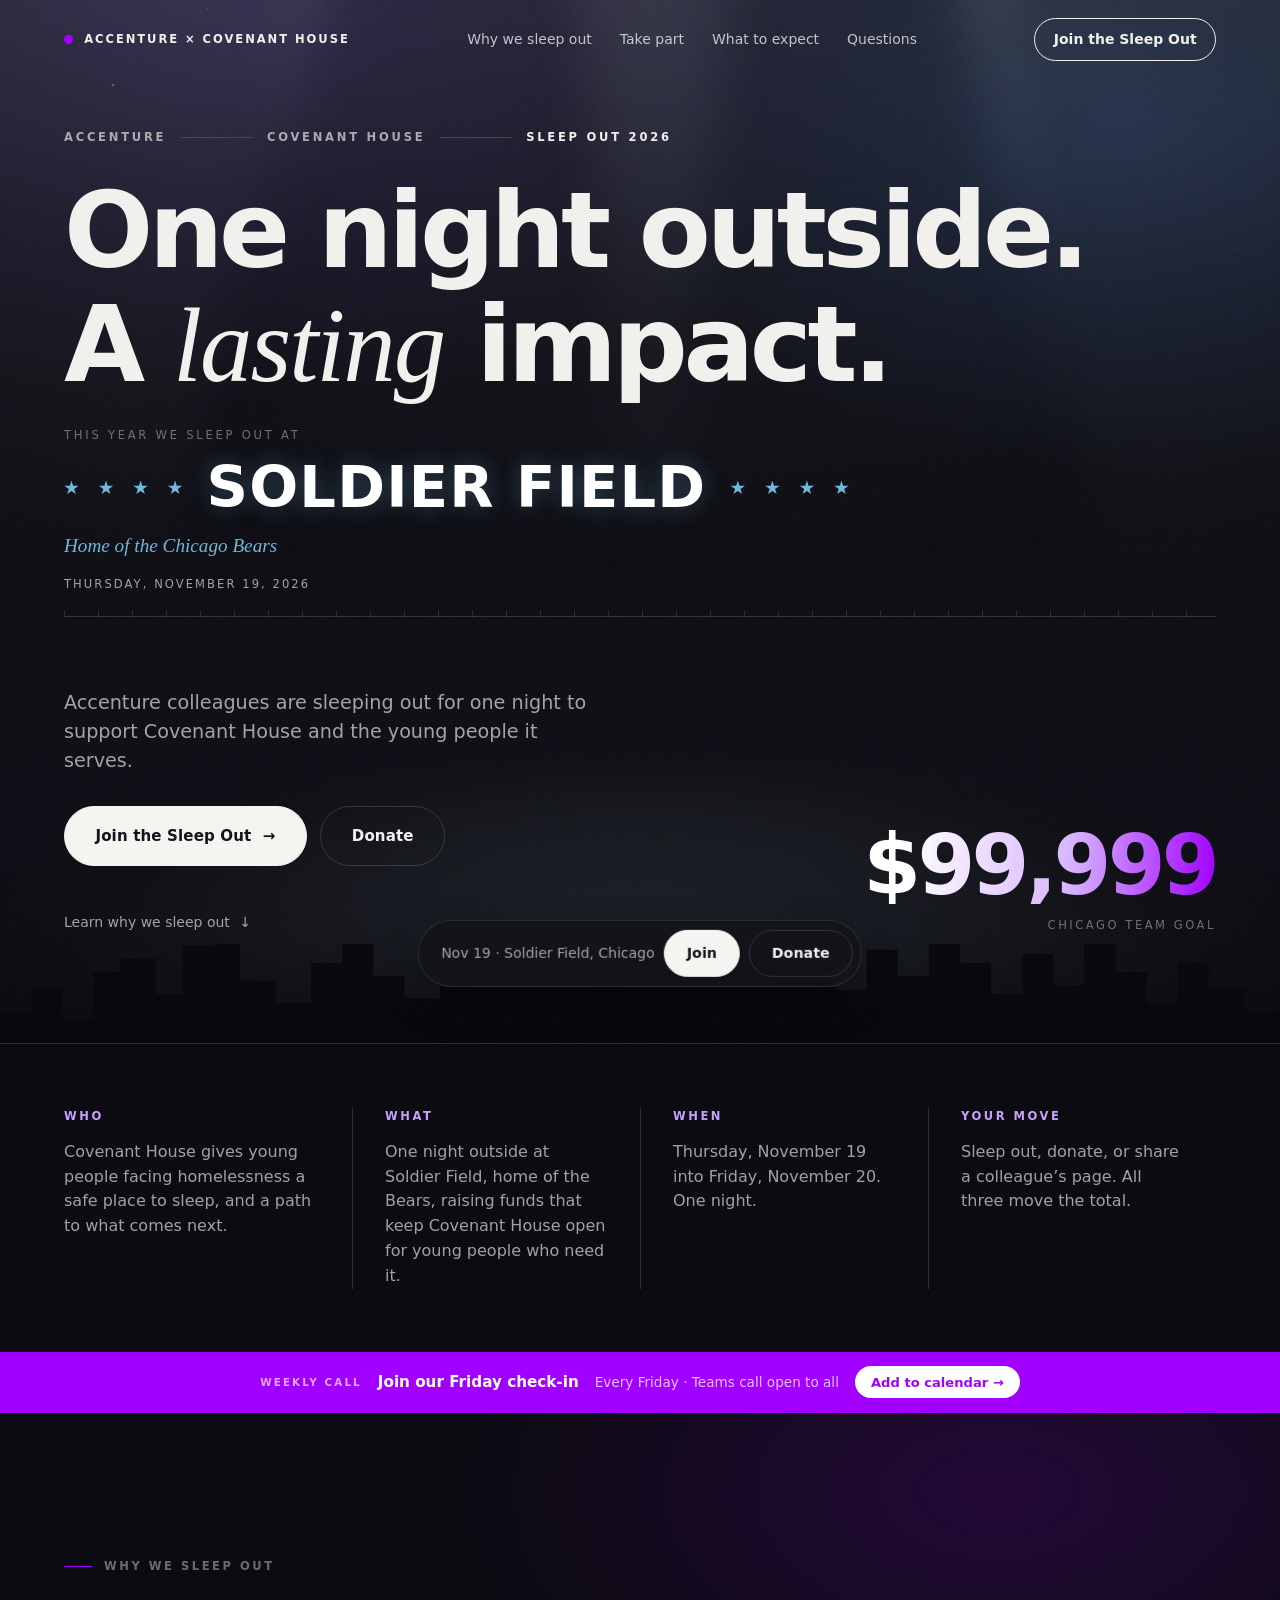
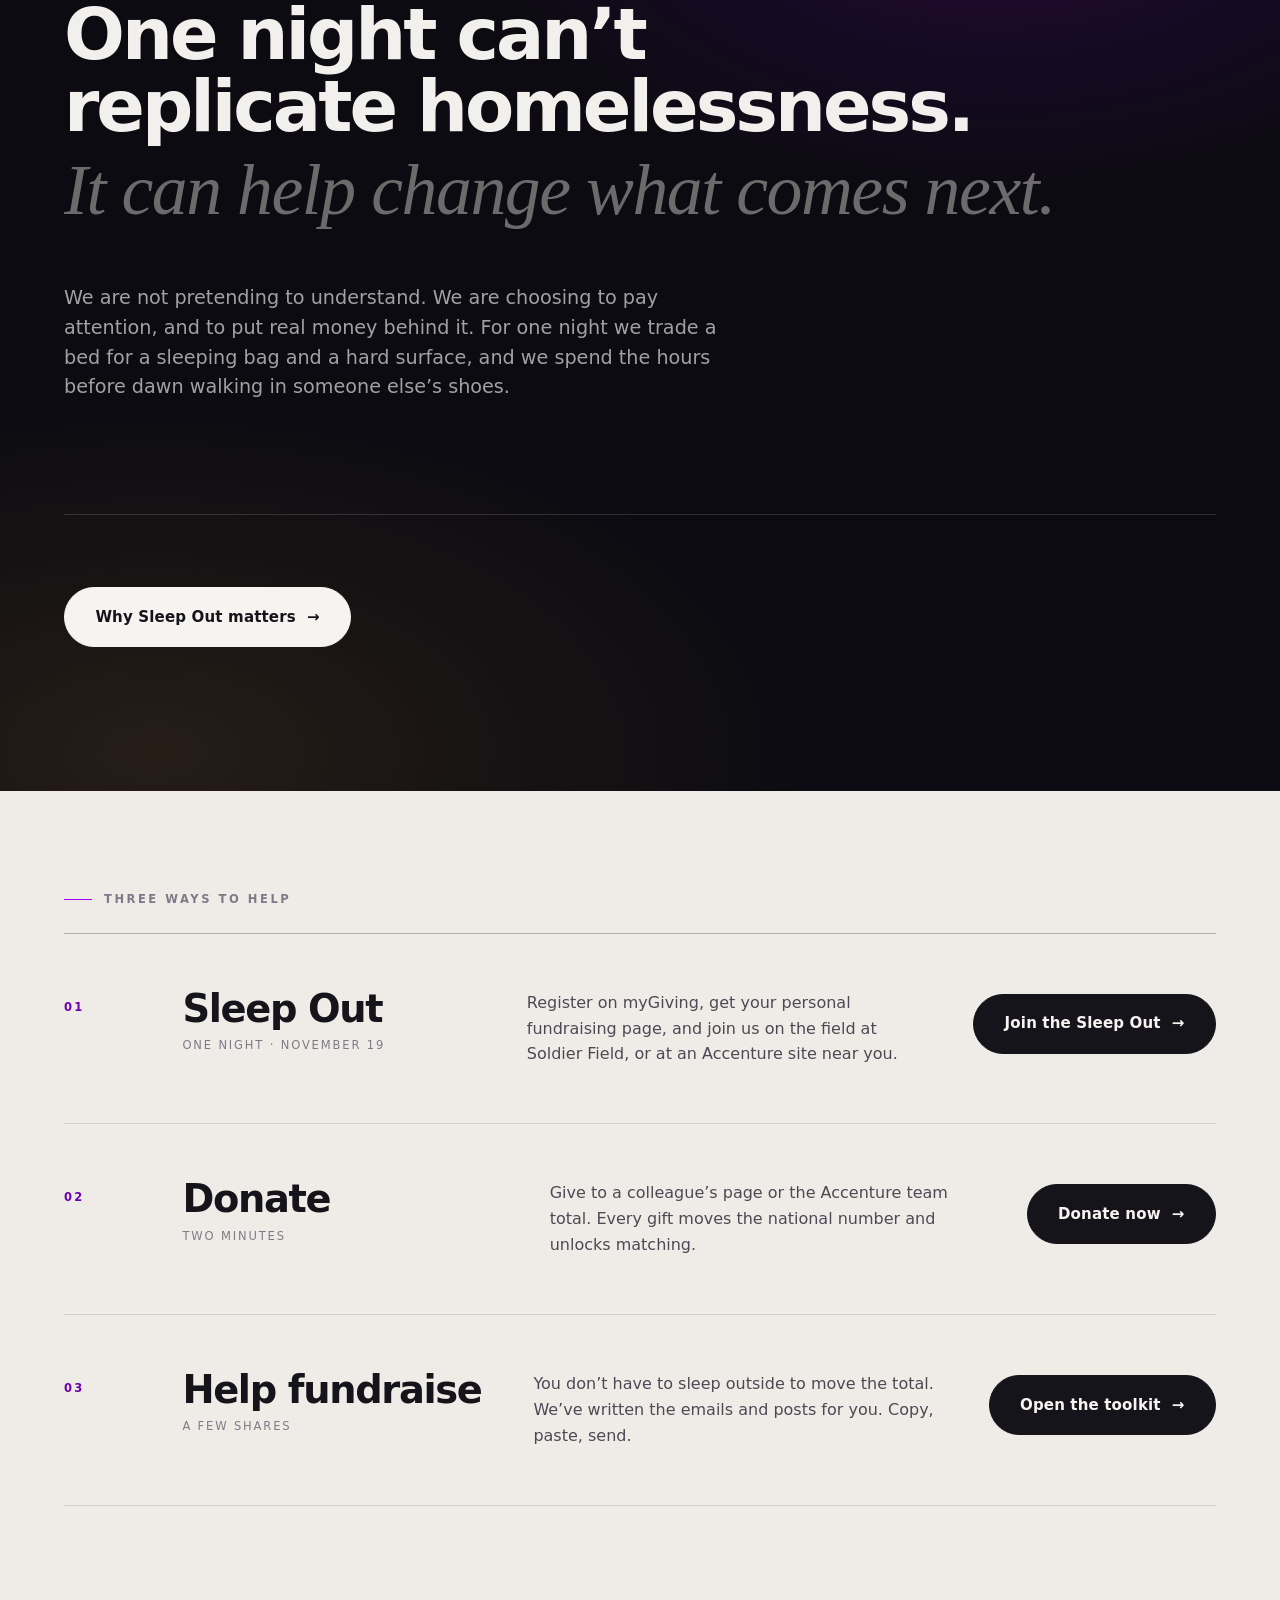
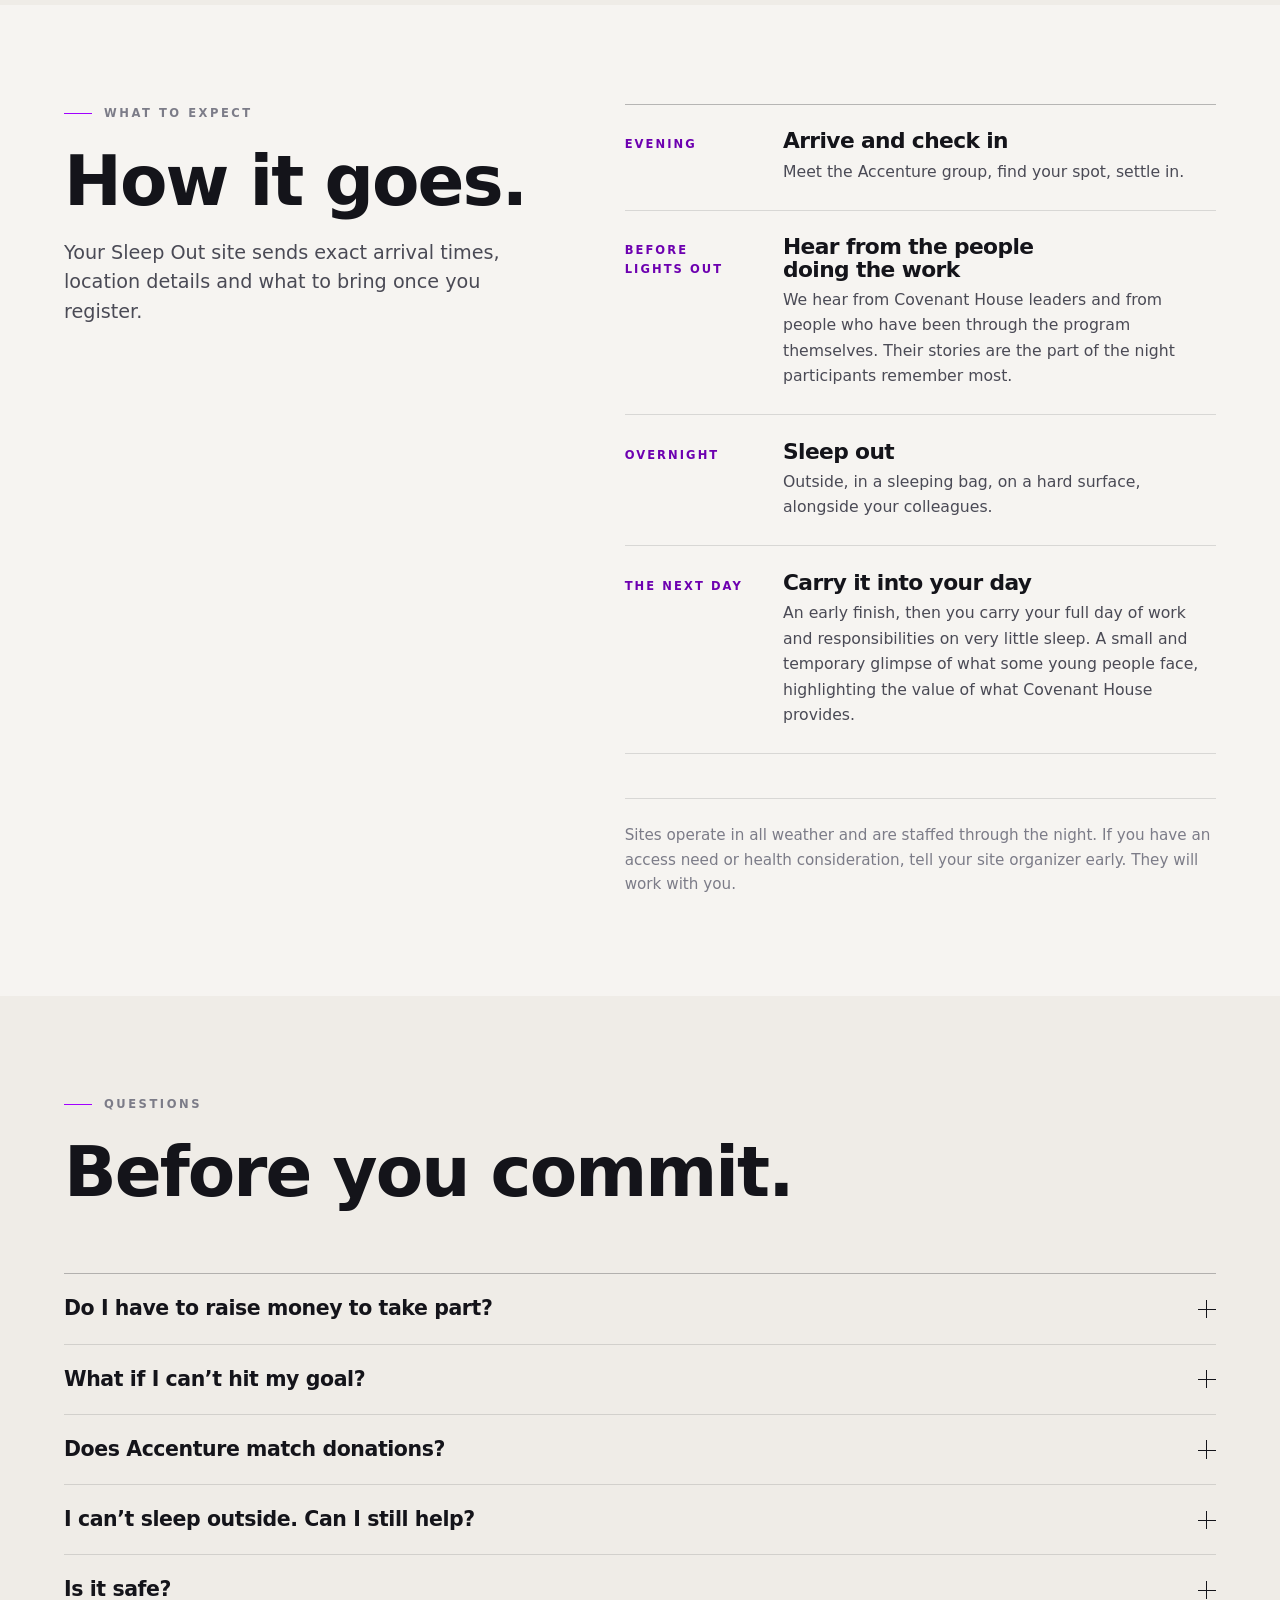
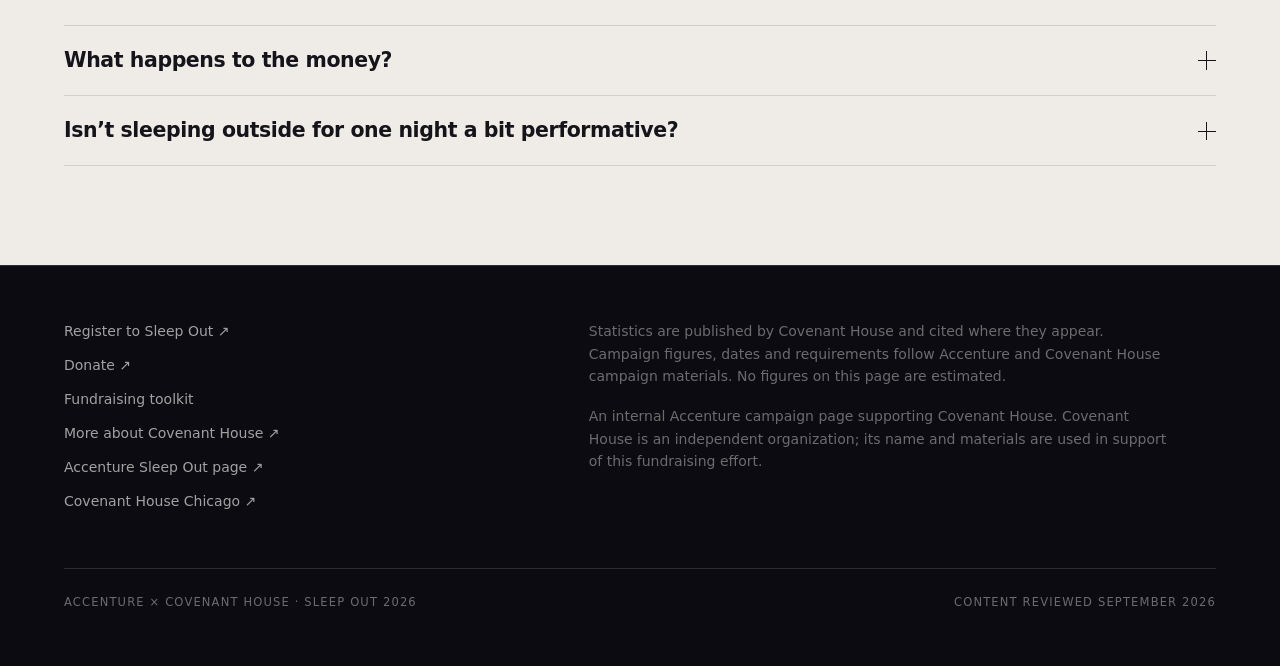
<file: index.html>
<!DOCTYPE html>
<html lang="en">
<head>
<meta charset="utf-8">
<meta name="viewport" content="width=device-width, initial-scale=1">
<title>Sleep Out 2026 · Accenture × Covenant House</title>
<meta name="description" content="November 19 at Soldier Field. Accenture colleagues are giving up their beds for one night to support Covenant House and young people facing homelessness.">
<meta name="theme-color" content="#0B0B11">

<meta property="og:type" content="website">
<meta property="og:title" content="Sleep Out 2026 · Accenture × Covenant House">
<meta property="og:description" content="One night outside. A lasting impact. November 19 at Soldier Field, Chicago.">
<meta name="twitter:card" content="summary_large_image">

<link rel="icon" href="data:image/svg+xml,%3Csvg xmlns='http://www.w3.org/2000/svg' viewBox='0 0 32 32'%3E%3Ccircle cx='16' cy='16' r='14' fill='%23A100FF'/%3E%3C/svg%3E">
<link rel="stylesheet" href="assets/css/styles.css">
</head>

<body>
<a class="skip-link" href="#main">Skip to content</a>

<!-- ================= NAVIGATION ================= -->
<header class="nav" id="nav">
  <a class="nav__brand" href="#top">
    <span class="nav__mark" aria-hidden="true"></span>
    <span>Accenture × Covenant House</span>
  </a>

  <nav class="nav__links" aria-label="Sections">
    <a href="#why">Why we sleep out</a>
    <a href="#act">Take part</a>
    <a href="#expect">What to expect</a>
    <a href="#faq">Questions</a>
  </nav>

  <a class="nav__cta" data-link="REGISTRATION" href="#">Join the Sleep Out</a>
  <div class="nav__progress" id="navProgress" aria-hidden="true"></div>
</header>

<main id="main">

  <!-- ================= HERO — Soldier Field at night ================= -->
  <section class="hero" id="top">
    <div class="hero__sky" aria-hidden="true"></div>
    <div class="hero__lights" aria-hidden="true">
      <span></span><span></span><span></span><span></span>
    </div>
    <canvas class="hero__stars" id="stars" aria-hidden="true"></canvas>

    <!-- Chicago skyline silhouette along the horizon -->
    <svg class="hero__skyline" viewBox="0 0 1440 220" preserveAspectRatio="xMidYMax slice" aria-hidden="true" focusable="false">
      <polygon points="0,220 0,185 35,185 35,160 70,160 70,195 105,195 105,140 135,140 135,125 175,125 175,165 205,165 205,110 240,110 240,90 270,90 270,150 310,150 310,175 350,175 350,130 385,130 385,100 420,100 420,145 455,145 455,170 495,170 495,120 530,120 530,60 545,60 545,20 552,20 552,60 560,60 560,45 600,45 600,60 608,60 608,20 615,20 615,60 630,60 630,120 665,120 665,155 700,155 700,105 735,105 735,135 770,135 770,90 805,90 805,115 840,115 840,70 860,70 860,35 866,35 866,70 880,70 880,35 886,35 886,70 905,70 905,125 940,125 940,160 975,160 975,115 1010,115 1010,145 1045,145 1045,95 1080,95 1080,130 1115,130 1115,165 1150,165 1150,120 1185,120 1185,155 1220,155 1220,105 1255,105 1255,140 1290,140 1290,175 1325,175 1325,130 1360,130 1360,160 1400,160 1400,185 1440,185 1440,220"/>
    </svg>

    <div class="hero__grain" aria-hidden="true"></div>

    <!-- Kickoff event sticker — bottom-left of hero -->
    <div class="hero__sticker" id="heroSticker" aria-label="Upcoming event"></div>

    <div class="hero__inner">
      <p class="hero__eyebrow">
        <span>Accenture</span>
        <span class="divider" aria-hidden="true"></span>
        <span>Covenant House</span>
        <span class="divider" aria-hidden="true"></span>
        <span class="year">Sleep Out 2026</span>
      </p>

      <h1 class="hero__headline" id="heroHeadline"></h1>

      <!-- Venue band: the flagship site, in Chicago flag blue -->
      <div class="venue" id="venue"></div>

      <div class="hero__body">
        <div>
          <p class="hero__lede" id="heroLede"></p>
          <div class="btn-row">
            <a class="btn btn--light" data-link="REGISTRATION" href="#">
              <span id="heroCta1">Join the Sleep Out</span>
              <span class="arrow" aria-hidden="true">→</span>
            </a>
            <a class="btn btn--ghost-light" data-link="DONATE" href="#">
              <span id="heroCta2">Donate</span>
            </a>
          </div>
          <a class="hero__scroll" href="#why">
            <span id="heroScroll">Learn why we sleep out</span>
            <span class="chev" aria-hidden="true">↓</span>
          </a>
        </div>

        <div class="hero__goal">
          <span class="hero__goal-value" id="heroGoal" data-countup="100000" data-prefix="$">$100,000</span>
          <span class="hero__goal-label" id="heroGoalLabel"></span>
          <span class="hero__goal-note" id="heroGoalNote"></span>
        </div>
      </div>
    </div>
  </section>

  <!-- ================= TEN-SECOND ORIENTATION ================= -->
  <section class="orient" aria-label="Sleep Out in brief">
    <div class="wrap">
      <div class="orient__grid" id="orientGrid"></div>
    </div>
  </section>

  <!-- ================= FRIDAY CALL BANNER ================= -->
  <div class="friday-bar" id="fridayBar"></div>

  <!-- ================= WHY WE SLEEP OUT ================= -->
  <section class="why" id="why">
    <div class="wrap">
      <p class="eyebrow eyebrow--on-night" id="whyLabel" data-reveal></p>
      <h2 class="why__statement" id="whyStatement"></h2>
      <p class="why__body" id="whyBody" data-reveal style="--reveal-delay:200ms"></p>

      <div class="pillars" id="pillars"></div>

      <div class="why__cta btn-row" data-reveal>
        <a class="btn btn--light" data-link="COVENANT_HOUSE_SLEEPOUT" href="#">
          <span id="whyCta"></span>
          <span class="arrow" aria-hidden="true">→</span>
        </a>
      </div>
    </div>
  </section>

  <!-- ================= THREE WAYS TO HELP ================= -->
  <section class="section section--tint" id="act">
    <div class="wrap">
      <p class="eyebrow" id="pathLabel" data-reveal></p>
      <div class="paths" id="paths"></div>
    </div>
  </section>

  <!-- ================= WHAT TO EXPECT ================= -->
  <section class="section" id="expect">
    <div class="wrap">
      <div class="split">
        <div data-reveal>
          <p class="eyebrow" id="expectLabel"></p>
          <h2 class="display" id="expectHeading"></h2>
          <p class="lede" id="expectLede" style="margin-top:1.25rem"></p>
        </div>
        <div data-reveal style="--reveal-delay:120ms">
          <div class="timeline" id="timeline"></div>
          <p class="expect__note" id="expectNote"></p>
        </div>
      </div>
    </div>
  </section>

  <!-- ================= FAQ ================= -->
  <section class="section section--tint" id="faq">
    <div class="wrap">
      <div class="section-head" data-reveal>
        <p class="eyebrow" id="faqLabel"></p>
        <h2 class="display" id="faqHeading"></h2>
      </div>
      <div class="faq__list" id="faqList" data-reveal></div>
    </div>
  </section>

</main>

<!-- ================= FOOTER ================= -->
<footer class="footer">
  <div class="wrap">
    <div class="footer__grid">
      <ul class="footer__links" id="footerLinks"></ul>
      <div>
        <p class="footer__note" id="footerSources"></p>
        <p class="footer__note" id="footerDisclaimer"></p>
      </div>
    </div>
    <div class="footer__meta">
      <span id="footerMetaLeft"></span>
      <span id="footerMetaRight"></span>
    </div>
  </div>
</footer>

<!-- ================= STICKY ACTION BAR ================= -->
<div class="actionbar" id="actionbar">
  <span class="actionbar__label">Nov 19 · Soldier Field, Chicago</span>
  <a class="btn btn--light" data-link="REGISTRATION" href="#"><span>Join</span></a>
  <a class="btn btn--ghost-light" data-link="DONATE" href="#"><span>Donate</span></a>
</div>

<noscript>
  <div style="padding:2rem;background:#14141A;color:#F2F0ED;text-align:center">
    This page uses JavaScript to load campaign content.
    Visit <a style="color:#C99BFF" href="https://www.sleepout.org/accenture">sleepout.org/accenture</a> for Sleep Out details.
  </div>
</noscript>

<script src="assets/js/content.js"></script>
<script src="assets/js/app.js"></script>
</body>
</html>
</file>
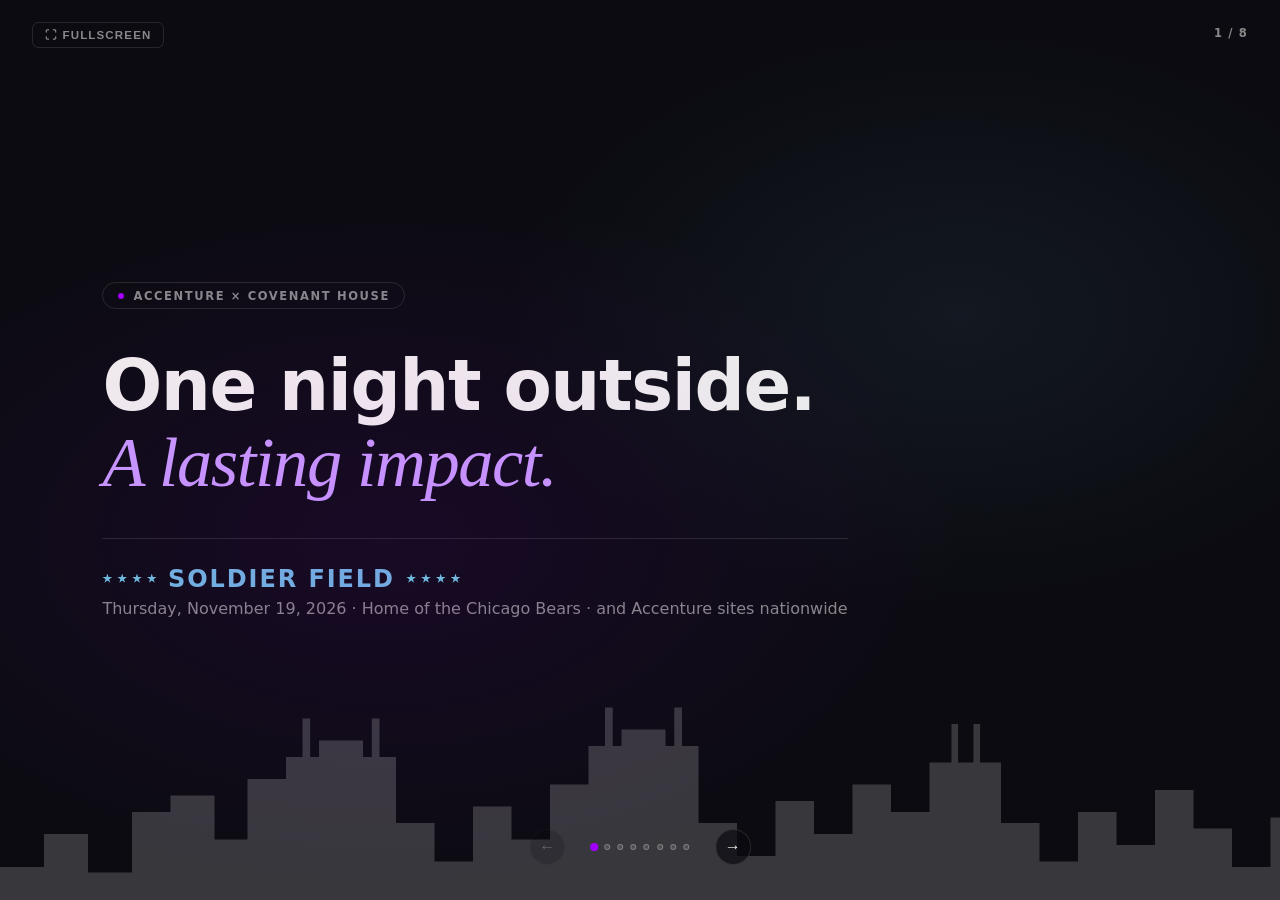
<file: deck.html>
<!DOCTYPE html>
<html lang="en">
<head>
<meta charset="utf-8">
<meta name="viewport" content="width=device-width, initial-scale=1">
<title>Sleep Out 2026 · Accenture × Covenant House</title>
<style>
/* ── Reset & tokens ─────────────────────────────────────── */
*, *::before, *::after { box-sizing: border-box; margin: 0; padding: 0; }

:root {
  --night:      #0B0B11;
  --night-2:    #12121C;
  --night-3:    #1A1A28;
  --purple:     #A100FF;
  --purple-mid: #C99BFF;
  --chicago:    #6FB8DE;
  --white:      #F2F0ED;
  --muted:      rgba(242,240,237,0.55);
  --rule:       rgba(242,240,237,0.12);

  --sans: -apple-system, 'Segoe UI', system-ui, sans-serif;
  --serif: Georgia, 'Times New Roman', serif;
}

html, body {
  width: 100%; height: 100%;
  overflow: hidden;
  background: var(--night);
  color: var(--white);
  font-family: var(--sans);
  -webkit-font-smoothing: antialiased;
}

/* ── Deck shell ─────────────────────────────────────────── */
.deck {
  width: 100%; height: 100%;
  position: relative;
}

/* ── Slides ─────────────────────────────────────────────── */
.slide {
  position: absolute; inset: 0;
  display: flex; flex-direction: column;
  justify-content: center; align-items: flex-start;
  padding: clamp(3rem, 7vw, 7rem) clamp(3rem, 8vw, 9rem);
  opacity: 0;
  pointer-events: none;
  transition: opacity 0.45s ease;
  overflow: hidden;
}
.slide.is-active {
  opacity: 1;
  pointer-events: auto;
}
.slide--center { align-items: center; text-align: center; }

/* ── Shared text styles ──────────────────────────────────── */
.eyebrow {
  font-size: clamp(0.62rem, 1.1vw, 0.78rem);
  font-weight: 600;
  letter-spacing: 0.22em;
  text-transform: uppercase;
  color: var(--muted);
  margin-bottom: 1.6rem;
  display: flex; align-items: center; gap: 1rem;
}
.eyebrow .dot { width: 7px; height: 7px; border-radius: 50%; background: var(--purple); flex-shrink: 0; }

.display {
  font-size: clamp(2.4rem, 5.5vw, 5rem);
  font-weight: 700;
  line-height: 1.08;
  letter-spacing: -0.02em;
  max-width: 17ch;
}
.display em { font-family: var(--serif); font-style: italic; font-weight: 400; color: var(--purple-mid); }

.sub {
  font-size: clamp(1rem, 2vw, 1.4rem);
  line-height: 1.5;
  color: var(--muted);
  margin-top: 1.6rem;
  max-width: 52ch;
}

.body-text {
  font-size: clamp(0.95rem, 1.6vw, 1.15rem);
  line-height: 1.65;
  color: var(--muted);
  max-width: 60ch;
  margin-top: 1.4rem;
}

.statement {
  font-size: clamp(1.6rem, 3.4vw, 3rem);
  font-weight: 600;
  line-height: 1.2;
  letter-spacing: -0.01em;
  max-width: 22ch;
}
.statement em { font-family: var(--serif); font-style: italic; font-weight: 400; color: var(--purple-mid); }

.label {
  font-size: clamp(0.6rem, 0.9vw, 0.72rem);
  font-weight: 700;
  letter-spacing: 0.2em;
  text-transform: uppercase;
  color: var(--purple);
  margin-bottom: 0.9rem;
}

/* ── Slide backgrounds ───────────────────────────────────── */
.slide::before {
  content: '';
  position: absolute; inset: 0;
  background: radial-gradient(ellipse 80% 70% at 70% 40%, rgba(161,0,255,0.07) 0%, transparent 65%);
  pointer-events: none;
}

.slide--hero::before {
  background:
    radial-gradient(ellipse 60% 55% at 75% 35%, rgba(111,184,222,0.08) 0%, transparent 60%),
    radial-gradient(ellipse 70% 60% at 30% 60%, rgba(161,0,255,0.09) 0%, transparent 65%);
}

.slide--goal::before {
  background: radial-gradient(ellipse 80% 70% at 50% 50%, rgba(161,0,255,0.1) 0%, transparent 70%);
}

/* ── Slide 1: Hero ───────────────────────────────────────── */
.hero__badge {
  display: inline-flex; align-items: center; gap: 0.6rem;
  padding: 0.35rem 0.9rem;
  border: 1px solid var(--rule);
  border-radius: 2rem;
  font-size: 0.72rem;
  font-weight: 600;
  letter-spacing: 0.14em;
  text-transform: uppercase;
  color: var(--muted);
  margin-bottom: 2.4rem;
}
.hero__badge .dot { width: 6px; height: 6px; border-radius: 50%; background: var(--purple); }

.hero__venue {
  margin-top: 2.4rem;
  padding-top: 1.6rem;
  border-top: 1px solid var(--rule);
}
.venue-name {
  font-size: clamp(1rem, 2.2vw, 1.5rem);
  font-weight: 700;
  letter-spacing: 0.08em;
  text-transform: uppercase;
  color: var(--chicago);
  display: flex; align-items: center; gap: 0.7rem;
}
.venue-name .stars { display: flex; gap: 0.3rem; }
.venue-name .stars i {
  display: block; width: 10px; height: 10px;
  background: var(--chicago);
  clip-path: polygon(50% 0%,61% 35%,98% 35%,68% 57%,79% 91%,50% 70%,21% 91%,32% 57%,2% 35%,39% 35%);
  font-style: normal;
}
.venue-date {
  margin-top: 0.4rem;
  font-size: clamp(0.85rem, 1.4vw, 1rem);
  color: var(--muted);
}

/* ── Slide: Quote ────────────────────────────────────────── */
.quote-mark {
  font-size: clamp(4rem, 8vw, 7rem);
  line-height: 0.8;
  color: var(--purple);
  font-family: var(--serif);
  margin-bottom: 1rem;
  opacity: 0.6;
}

/* ── Slide: Pillars / columns ────────────────────────────── */
.cols {
  display: grid;
  gap: 2rem;
  margin-top: 3rem;
  width: 100%;
}
.cols--3 { grid-template-columns: repeat(3, 1fr); }
.cols--2 { grid-template-columns: repeat(2, 1fr); }

.col {
  border-top: 2px solid var(--purple);
  padding-top: 1.4rem;
}
.col__num {
  font-size: 0.72rem;
  font-weight: 700;
  letter-spacing: 0.18em;
  color: var(--purple);
  margin-bottom: 0.7rem;
}
.col__title {
  font-size: clamp(1.1rem, 1.8vw, 1.35rem);
  font-weight: 700;
  margin-bottom: 0.6rem;
}
.col__text {
  font-size: clamp(0.85rem, 1.3vw, 0.97rem);
  line-height: 1.6;
  color: var(--muted);
}
.col__req {
  margin-top: 0.8rem;
  padding-left: 0.8rem;
  border-left: 2px solid var(--chicago);
  font-size: 0.85rem;
  font-weight: 600;
  color: var(--white);
}

/* ── Slide: Timeline ─────────────────────────────────────── */
.timeline {
  display: flex; flex-direction: column;
  gap: 1.6rem;
  margin-top: 2.4rem;
  width: 100%;
  max-width: 68ch;
}
.tl-item {
  display: grid;
  grid-template-columns: 9rem 1fr;
  gap: 1.2rem;
  align-items: start;
}
.tl-time {
  font-size: 0.72rem;
  font-weight: 700;
  letter-spacing: 0.16em;
  text-transform: uppercase;
  color: var(--chicago);
  padding-top: 0.2rem;
}
.tl-title {
  font-size: clamp(0.95rem, 1.5vw, 1.05rem);
  font-weight: 700;
  margin-bottom: 0.25rem;
}
.tl-text {
  font-size: clamp(0.82rem, 1.2vw, 0.92rem);
  line-height: 1.55;
  color: var(--muted);
}

/* ── Slide: Goal ─────────────────────────────────────────── */
.goal-figure {
  font-size: clamp(4rem, 10vw, 9rem);
  font-weight: 800;
  letter-spacing: -0.03em;
  line-height: 1;
  background: linear-gradient(135deg, #fff 30%, var(--purple-mid));
  -webkit-background-clip: text;
  -webkit-text-fill-color: transparent;
  background-clip: text;
  margin: 1.2rem 0 0.6rem;
}
.goal-label {
  font-size: clamp(0.85rem, 1.4vw, 1rem);
  color: var(--muted);
  letter-spacing: 0.06em;
  text-transform: uppercase;
  font-weight: 600;
}
.links-row {
  display: flex; flex-wrap: wrap; gap: 0.8rem;
  margin-top: 2.4rem;
}
.link-chip {
  display: inline-block;
  padding: 0.55rem 1.2rem;
  border-radius: 2rem;
  font-size: 0.85rem;
  font-weight: 600;
  text-decoration: none;
  letter-spacing: 0.04em;
}
.link-chip--primary { background: var(--purple); color: #fff; }
.link-chip--ghost { border: 1px solid var(--rule); color: var(--white); }
.link-note {
  margin-top: 1rem;
  font-size: 0.8rem;
  color: var(--muted);
}

/* ── Slide: Closer ───────────────────────────────────────── */
.closer-headline {
  font-size: clamp(2.2rem, 5vw, 4.5rem);
  font-weight: 700;
  line-height: 1.1;
  letter-spacing: -0.02em;
}
.closer-headline em {
  font-family: var(--serif);
  font-style: italic;
  font-weight: 400;
  color: var(--purple-mid);
}

/* ── Navigation chrome ───────────────────────────────────── */
.nav-bar {
  position: fixed;
  bottom: 2.2rem; left: 50%;
  transform: translateX(-50%);
  display: flex; align-items: center; gap: 1.6rem;
  z-index: 100;
}
.nav-dots {
  display: flex; gap: 0.45rem;
}
.nav-dot {
  width: 6px; height: 6px;
  border-radius: 50%;
  background: var(--rule);
  border: 1px solid rgba(242,240,237,0.3);
  cursor: pointer;
  transition: background 0.25s, transform 0.25s;
}
.nav-dot.is-active {
  background: var(--purple);
  border-color: var(--purple);
  transform: scale(1.35);
}

.nav-btn {
  width: 36px; height: 36px;
  border-radius: 50%;
  border: 1px solid var(--rule);
  background: rgba(11,11,17,0.7);
  color: var(--white);
  font-size: 1rem;
  cursor: pointer;
  display: flex; align-items: center; justify-content: center;
  transition: border-color 0.2s, background 0.2s;
}
.nav-btn:hover { border-color: var(--purple); background: rgba(161,0,255,0.15); }
.nav-btn:disabled { opacity: 0.25; cursor: default; }

.slide-counter {
  position: fixed;
  top: 1.6rem; right: 2rem;
  font-size: 0.72rem;
  font-weight: 600;
  letter-spacing: 0.1em;
  color: var(--muted);
  z-index: 100;
}

.fullscreen-btn {
  position: fixed;
  top: 1.4rem; left: 2rem;
  background: none;
  border: 1px solid var(--rule);
  border-radius: 0.4rem;
  color: var(--muted);
  font-size: 0.72rem;
  font-weight: 600;
  letter-spacing: 0.1em;
  text-transform: uppercase;
  padding: 0.35rem 0.75rem;
  cursor: pointer;
  z-index: 100;
  transition: border-color 0.2s, color 0.2s;
}
.fullscreen-btn:hover { border-color: var(--purple); color: var(--white); }

/* ── Skyline decoration (hero slide) ─────────────────────── */
.skyline {
  position: absolute;
  bottom: 0; left: 0; right: 0;
  height: 22%;
  opacity: 0.18;
  pointer-events: none;
}

/* ── Divider ─────────────────────────────────────────────── */
.rule { width: 3rem; height: 2px; background: var(--purple); margin: 1.4rem 0; }
</style>
</head>
<body>

<button class="fullscreen-btn">⛶ Fullscreen</button>
<div class="slide-counter" id="counter">1 / 8</div>

<div class="deck" id="deck">

  <!-- ─── Slide 1: Cover ─────────────────────────────────── -->
  <section class="slide slide--hero is-active" data-slide="0">
    <div class="hero__badge"><span class="dot"></span>Accenture × Covenant House</div>

    <div class="display">
      One night outside.<br><em>A lasting impact.</em>
    </div>

    <div class="hero__venue">
      <div class="venue-name">
        <span class="stars"><i></i><i></i><i></i><i></i></span>
        Soldier Field
        <span class="stars"><i></i><i></i><i></i><i></i></span>
      </div>
      <div class="venue-date">Thursday, November 19, 2026 · Home of the Chicago Bears · and Accenture sites nationwide</div>
    </div>

    <svg class="skyline" viewBox="0 0 1440 180" preserveAspectRatio="xMidYMax slice" aria-hidden="true">
      <polygon fill="white" points="0,180 0,150 40,150 40,120 80,120 80,155 120,155 120,100 155,100 155,85 195,85 195,125 225,125 225,70 260,70 260,50 275,50 275,15 282,15 282,50 290,50 290,35 330,35 330,50 338,50 338,15 345,15 345,50 360,50 360,110 395,110 395,145 430,145 430,95 465,95 465,125 500,125 500,75 535,75 535,40 550,40 550,5 557,5 557,40 565,40 565,25 605,25 605,40 613,40 613,5 620,5 620,40 635,40 635,110 670,110 670,140 705,140 705,90 740,90 740,120 775,120 775,75 810,75 810,100 845,100 845,55 865,55 865,20 871,20 871,55 885,55 885,20 891,20 891,55 910,55 910,110 945,110 945,145 980,145 980,100 1015,100 1015,130 1050,130 1050,80 1085,80 1085,115 1120,115 1120,150 1155,150 1155,105 1190,105 1190,140 1225,140 1225,90 1260,90 1260,125 1295,125 1295,160 1330,160 1330,115 1365,115 1365,145 1405,145 1405,165 1440,165 1440,180"/>
    </svg>
  </section>

  <!-- ─── Slide 2: Soldier Field ─────────────────────────── -->
  <section class="slide slide--center" data-slide="3" style="background: radial-gradient(ellipse 70% 60% at 50% 40%, rgba(111,184,222,0.1) 0%, transparent 65%);">
    <div class="eyebrow" style="justify-content:center"><span class="dot" style="background:var(--chicago)"></span>The flagship venue</div>
    <div style="font-size:clamp(0.7rem,1.1vw,0.85rem); font-weight:700; letter-spacing:0.28em; text-transform:uppercase; color:var(--chicago); margin-bottom:0.8rem">This year we sleep out at</div>
    <div style="font-size:clamp(3.5rem,9vw,8rem); font-weight:800; letter-spacing:0.04em; text-transform:uppercase; color:#fff; text-shadow: 0 0 60px rgba(111,184,222,0.35)">
      Soldier Field
    </div>
    <div style="font-family:var(--serif); font-style:italic; font-size:clamp(1rem,2vw,1.5rem); color:var(--chicago); margin-top:0.4rem">Home of the Chicago Bears</div>
    <div style="margin-top:1.8rem; font-size:clamp(0.85rem,1.4vw,1.1rem); color:var(--muted)">Thursday, November 19, 2026 · and Accenture sites nationwide</div>

    <svg class="skyline" viewBox="0 0 1440 180" preserveAspectRatio="xMidYMax slice" aria-hidden="true" style="opacity:0.12">
      <polygon fill="white" points="0,180 0,150 40,150 40,120 80,120 80,155 120,155 120,100 155,100 155,85 195,85 195,125 225,125 225,70 260,70 260,50 275,50 275,15 282,15 282,50 290,50 290,35 330,35 330,50 338,50 338,15 345,15 345,50 360,50 360,110 395,110 395,145 430,145 430,95 465,95 465,125 500,125 500,75 535,75 535,40 550,40 550,5 557,5 557,40 565,40 565,25 605,25 605,40 613,40 613,5 620,5 620,40 635,40 635,110 670,110 670,140 705,140 705,90 740,90 740,120 775,120 775,75 810,75 810,100 845,100 845,55 865,55 865,20 871,20 871,55 885,55 885,20 891,20 891,55 910,55 910,110 945,110 945,145 980,145 980,100 1015,100 1015,130 1050,130 1050,80 1085,80 1085,115 1120,115 1120,150 1155,150 1155,105 1190,105 1190,140 1225,140 1225,90 1260,90 1260,125 1295,125 1295,160 1330,160 1330,115 1365,115 1365,145 1405,145 1405,165 1440,165 1440,180"/>
    </svg>
  </section>

  <!-- ─── Slide 3: Who we're supporting ─────────────────── -->
  <section class="slide" data-slide="2">
    <div class="eyebrow"><span class="dot"></span>Who we're supporting</div>
    <div class="statement">
      Covenant House gives young people facing homelessness a safe place to sleep, <em>and a path to what comes next.</em>
    </div>
    <p class="body-text">
      Since 1972, Covenant House has opened its doors to more than 1.5 million young people — offering shelter, meals, healthcare, counseling, education and job training across 34 cities in five countries. Their doors are open every hour of every day.
    </p>
  </section>

  <!-- ─── Slide 4: Why we sleep out ─────────────────────── -->
  <section class="slide" data-slide="3">
    <div class="eyebrow"><span class="dot"></span>Why we sleep out</div>
    <div class="quote-mark">"</div>
    <div class="display" style="max-width:20ch">
      One night can't replicate homelessness.<br><em>It can help change what comes next.</em>
    </div>
    <p class="body-text">
      We are not pretending to understand. We are choosing to pay attention, and to put real money behind it. For one night we trade a bed for a sleeping bag and a hard surface, and we spend the hours before dawn learning from the people who do this work.
    </p>
  </section>

  <!-- ─── Slide 5: Three ways to help ────────────────────── -->
  <section class="slide" data-slide="4">
    <div class="eyebrow"><span class="dot"></span>Three ways to help</div>
    <div class="cols cols--3">
      <div class="col">
        <div class="col__num">01</div>
        <div class="col__title">Sleep Out</div>
        <div class="col__text">One night · November 19<br><br>Register, get your personal fundraising page, and join us on the field.</div>
        <div class="col__req">Must raise $250 to participate</div>
      </div>
      <div class="col">
        <div class="col__num">02</div>
        <div class="col__title">Donate</div>
        <div class="col__text">Two minutes<br><br>Give to a colleague's page or the Accenture team total. Every gift moves the number and unlocks matching.</div>
      </div>
      <div class="col">
        <div class="col__num">03</div>
        <div class="col__title">Help fundraise</div>
        <div class="col__text">A few shares<br><br>You don't have to sleep outside to move the total. Ready-made emails and posts are on the site.</div>
      </div>
    </div>
  </section>

  <!-- ─── Slide 6: What to expect ────────────────────────── -->
  <section class="slide" data-slide="5">
    <div class="eyebrow"><span class="dot"></span>What to expect</div>
    <div class="statement">How it goes.</div>
    <div class="timeline">
      <div class="tl-item">
        <div class="tl-time">Evening</div>
        <div><div class="tl-title">Arrive and check in</div><div class="tl-text">Meet the Accenture group, find your spot on the field, settle in.</div></div>
      </div>
      <div class="tl-item">
        <div class="tl-time">Before lights out</div>
        <div><div class="tl-title">Hear from the people doing the work</div><div class="tl-text">We hear from Covenant House leaders and from people who have been through the program themselves. Their stories are the part of the night participants remember most.</div></div>
      </div>
      <div class="tl-item">
        <div class="tl-time">Overnight</div>
        <div><div class="tl-title">Sleep out</div><div class="tl-text">Outside, in a sleeping bag, on a hard surface, alongside your colleagues.</div></div>
      </div>
      <div class="tl-item">
        <div class="tl-time">The next day</div>
        <div><div class="tl-title">Carry it into your day</div><div class="tl-text">An early finish, then you carry your full day of work and responsibilities on very little sleep — a small glimpse of what some young people face without the support Covenant House provides.</div></div>
      </div>
    </div>
  </section>

  <!-- ─── Slide 7: The goal ───────────────────────────────── -->
  <section class="slide slide--goal" data-slide="6">
    <div class="eyebrow"><span class="dot"></span>Accenture team goal</div>
    <div class="goal-figure">$300,000</div>
    <div class="goal-label">to raise by end of 2026 · First milestone: $100,000 by October</div>
    <div class="rule"></div>
    <p class="body-text" style="margin-top:0">
      Accenture has pledged $100,000 to Covenant House nationally.
    </p>
    <div class="links-row">
      <a class="link-chip link-chip--primary" href="https://mygivingaccenture.yourcause.com/home#/newvolunteer/event/1448907" target="_blank">Register to Sleep Out ↗</a>
      <a class="link-chip link-chip--ghost" href="https://mygivingaccenture.yourcause.com/home#/fundraising/36107" target="_blank">Donate ↗</a>
    </div>
    <p class="link-note">myGiving · Accenture internal portal</p>
  </section>

  <!-- ─── Slide 8: Join us ─────────────────────────────────── -->
  <section class="slide slide--center" data-slide="7">
    <div class="eyebrow" style="justify-content:center"><span class="dot"></span>Sleep Out 2026</div>
    <div class="closer-headline">
      Give up one night.<br><em>Change what comes next.</em>
    </div>
    <p class="sub" style="margin-top:1.8rem">
      November 19, 2026 · Soldier Field, Chicago · and Accenture sites nationwide
    </p>
    <div class="links-row" style="margin-top:2.4rem; justify-content:center">
      <a class="link-chip link-chip--primary" href="https://mygivingaccenture.yourcause.com/home#/newvolunteer/event/1448907" target="_blank">Join the Sleep Out ↗</a>
      <a class="link-chip link-chip--ghost" href="https://mygivingaccenture.yourcause.com/home#/fundraising/36107" target="_blank">Donate ↗</a>
      <a class="link-chip link-chip--ghost" href="https://log4948.github.io/sleep-out-2026/" target="_blank">Campaign site ↗</a>
    </div>

    <svg class="skyline" viewBox="0 0 1440 180" preserveAspectRatio="xMidYMax slice" aria-hidden="true">
      <polygon fill="white" points="0,180 0,150 40,150 40,120 80,120 80,155 120,155 120,100 155,100 155,85 195,85 195,125 225,125 225,70 260,70 260,50 275,50 275,15 282,15 282,50 290,50 290,35 330,35 330,50 338,50 338,15 345,15 345,50 360,50 360,110 395,110 395,145 430,145 430,95 465,95 465,125 500,125 500,75 535,75 535,40 550,40 550,5 557,5 557,40 565,40 565,25 605,25 605,40 613,40 613,5 620,5 620,40 635,40 635,110 670,110 670,140 705,140 705,90 740,90 740,120 775,120 775,75 810,75 810,100 845,100 845,55 865,55 865,20 871,20 871,55 885,55 885,20 891,20 891,55 910,55 910,110 945,110 945,145 980,145 980,100 1015,100 1015,130 1050,130 1050,80 1085,80 1085,115 1120,115 1120,150 1155,150 1155,105 1190,105 1190,140 1225,140 1225,90 1260,90 1260,125 1295,125 1295,160 1330,160 1330,115 1365,115 1365,145 1405,145 1405,165 1440,165 1440,180"/>
    </svg>
  </section>

</div><!-- /deck -->

<!-- ── Nav chrome ──────────────────────────────────────────── -->
<nav class="nav-bar" aria-label="Slide navigation">
  <button class="nav-btn" id="btnPrev" aria-label="Previous slide" disabled>←</button>
  <div class="nav-dots" id="dots" role="tablist"></div>
  <button class="nav-btn" id="btnNext" aria-label="Next slide">→</button>
</nav>

<script>
(function () {
  const slides = Array.from(document.querySelectorAll('.slide'));
  const dots = document.getElementById('dots');
  const btnPrev = document.getElementById('btnPrev');
  const btnNext = document.getElementById('btnNext');
  const counter = document.getElementById('counter');
  let current = 0;
  const total = slides.length;

  // Build dots
  slides.forEach((_, i) => {
    const d = document.createElement('button');
    d.className = 'nav-dot' + (i === 0 ? ' is-active' : '');
    d.setAttribute('role', 'tab');
    d.setAttribute('aria-label', 'Slide ' + (i + 1));
    d.onclick = () => goTo(i);
    dots.appendChild(d);
  });

  function goTo(n) {
    slides[current].classList.remove('is-active');
    dots.children[current].classList.remove('is-active');
    current = Math.max(0, Math.min(total - 1, n));
    slides[current].classList.add('is-active');
    dots.children[current].classList.add('is-active');
    btnPrev.disabled = current === 0;
    btnNext.disabled = current === total - 1;
    counter.textContent = (current + 1) + ' / ' + total;
  }

  function go(dir) { goTo(current + dir); }

  // Keyboard navigation
  document.addEventListener('keydown', (e) => {
    if (e.key === 'ArrowRight' || e.key === 'ArrowDown' || e.key === ' ') { e.preventDefault(); go(1); }
    if (e.key === 'ArrowLeft'  || e.key === 'ArrowUp')                    { e.preventDefault(); go(-1); }
    if (e.key === 'Home') goTo(0);
    if (e.key === 'End')  goTo(total - 1);
  });

  // Button wiring (inline onclick can't reach functions inside an IIFE)
  btnPrev.addEventListener('click', () => go(-1));
  btnNext.addEventListener('click', () => go(1));

  // Fullscreen button
  document.querySelector('.fullscreen-btn').addEventListener('click', () => {
    if (!document.fullscreenElement) {
      document.documentElement.requestFullscreen();
    } else {
      document.exitFullscreen();
    }
  });

  // Click anywhere on slide to advance (except links and nav)
  document.getElementById('deck').addEventListener('click', (e) => {
    if (e.target.closest('a, button, .nav-bar')) return;
    go(1);
  });

  // Init
  goTo(0);
})();

</script>
</body>
</html>
</file>
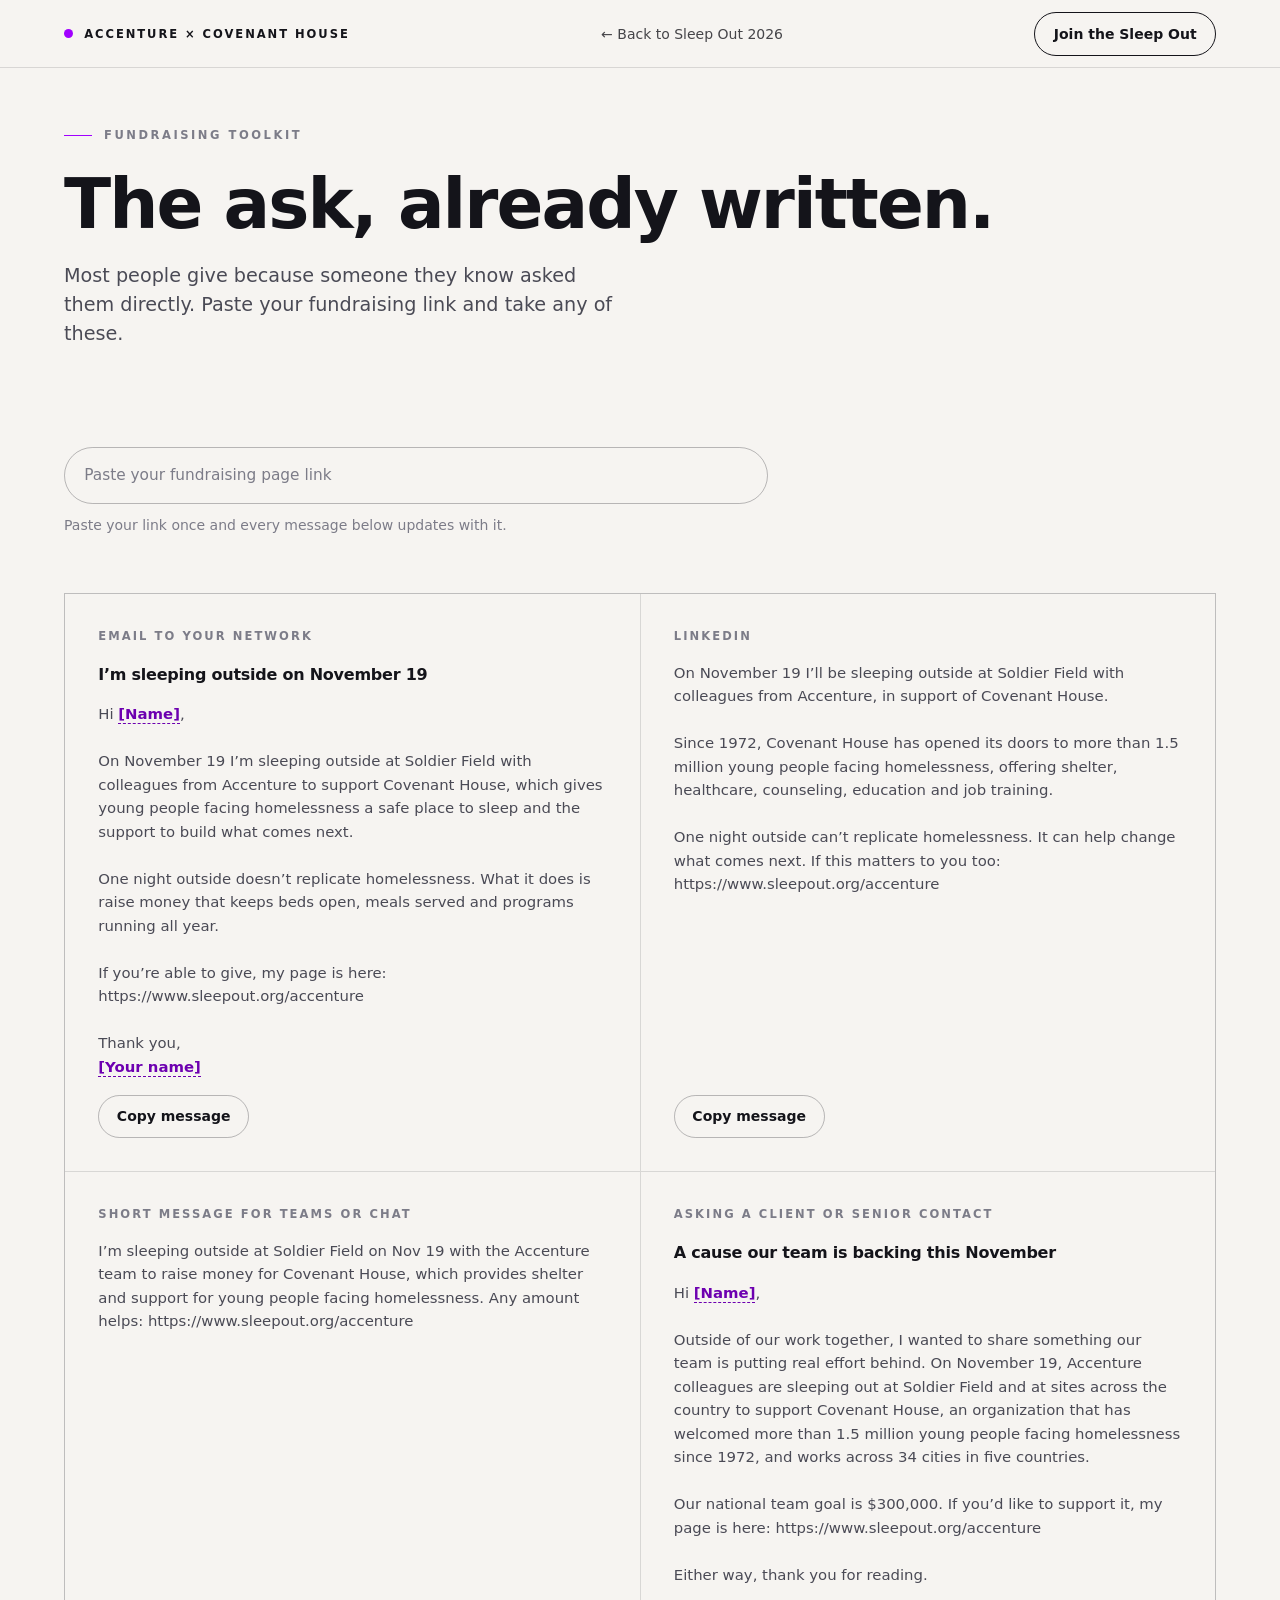
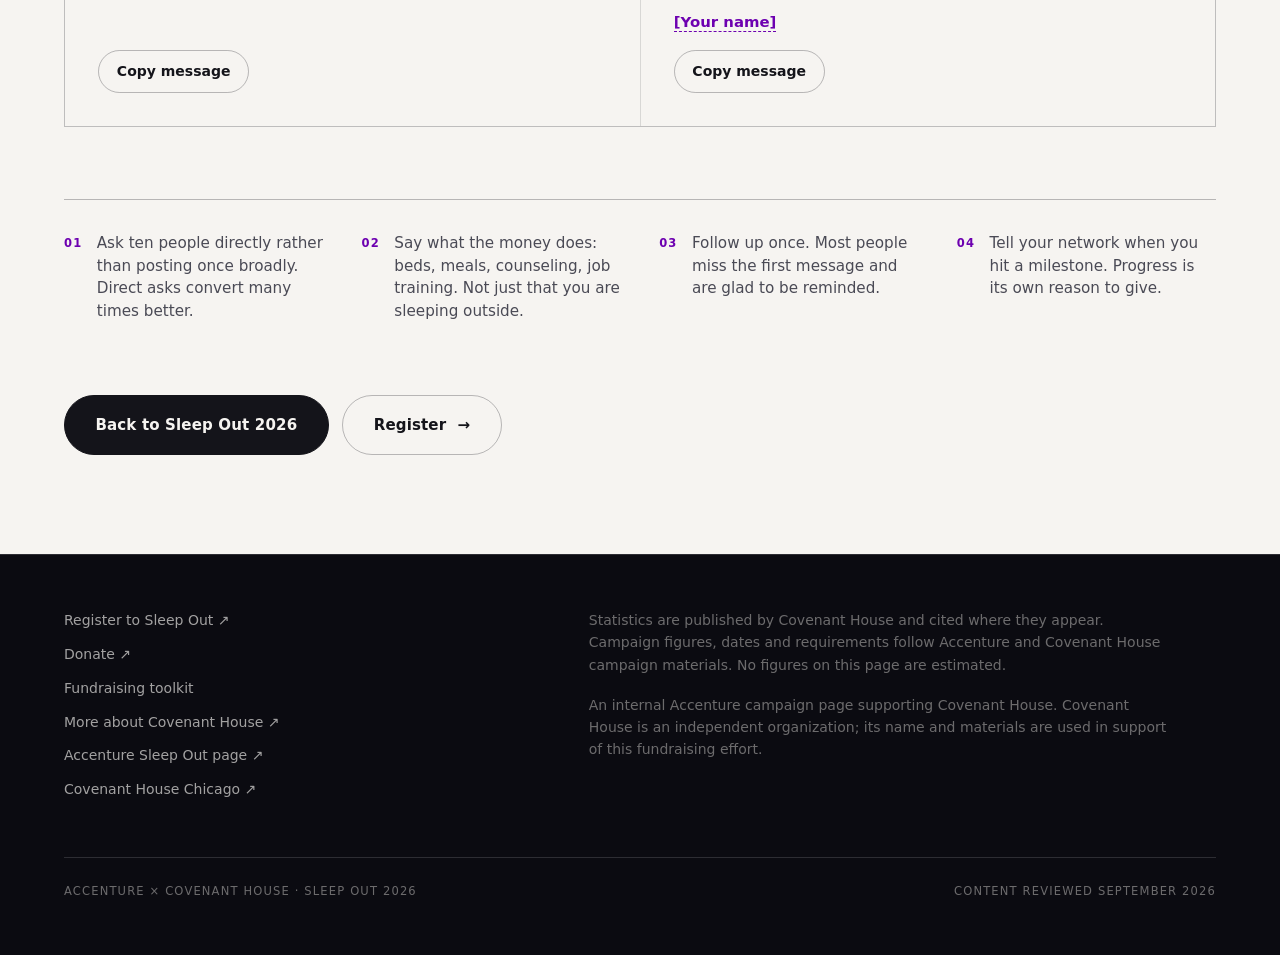
<file: share.html>
<!DOCTYPE html>
<html lang="en">
<head>
<meta charset="utf-8">
<meta name="viewport" content="width=device-width, initial-scale=1">
<title>Fundraising Toolkit · Sleep Out 2026</title>
<meta name="description" content="Ready-to-send emails, posts and messages for your Sleep Out fundraising page.">
<meta name="theme-color" content="#0B0B11">
<link rel="icon" href="data:image/svg+xml,%3Csvg xmlns='http://www.w3.org/2000/svg' viewBox='0 0 32 32'%3E%3Ccircle cx='16' cy='16' r='14' fill='%23A100FF'/%3E%3C/svg%3E">
<link rel="stylesheet" href="assets/css/styles.css">
</head>

<body class="page--sub">
<a class="skip-link" href="#main">Skip to content</a>

<header class="nav is-stuck" id="nav">
  <a class="nav__brand" href="index.html">
    <span class="nav__mark" aria-hidden="true"></span>
    <span>Accenture × Covenant House</span>
  </a>
  <nav class="nav__links" aria-label="Sections">
    <a href="index.html">← Back to Sleep Out 2026</a>
  </nav>
  <a class="nav__cta" data-link="REGISTRATION" href="#">Join the Sleep Out</a>
  <div class="nav__progress" id="navProgress" aria-hidden="true"></div>
</header>

<main id="main">
  <section class="section subhead">
    <div class="wrap">
      <p class="eyebrow" id="toolkitLabel"></p>
      <h1 class="display" id="toolkitHeading"></h1>
      <p class="lede" id="toolkitLede" style="margin-top:1.25rem"></p>
    </div>
  </section>

  <section class="section" style="padding-top:0">
    <div class="wrap">
      <div class="toolkit__link-field">
        <label class="visually-hidden" for="linkInput">Your fundraising page link</label>
        <input class="toolkit__input" id="linkInput" type="url" autocomplete="url">
        <p class="toolkit__hint">Paste your link once and every message below updates with it.</p>
      </div>

      <div class="templates" id="templates"></div>
      <div class="tips" id="tips"></div>

      <div class="btn-row" style="margin-top:clamp(3rem,6vw,4.5rem)">
        <a class="btn" href="index.html">
          <span>Back to Sleep Out 2026</span>
        </a>
        <a class="btn btn--ghost" data-link="REGISTRATION" href="#">
          <span>Register</span>
          <span class="arrow" aria-hidden="true">→</span>
        </a>
      </div>
    </div>
  </section>
</main>

<footer class="footer">
  <div class="wrap">
    <div class="footer__grid">
      <ul class="footer__links" id="footerLinks"></ul>
      <div>
        <p class="footer__note" id="footerSources"></p>
        <p class="footer__note" id="footerDisclaimer"></p>
      </div>
    </div>
    <div class="footer__meta">
      <span id="footerMetaLeft"></span>
      <span id="footerMetaRight"></span>
    </div>
  </div>
</footer>

<noscript>
  <div style="padding:2rem;background:#14141A;color:#F2F0ED;text-align:center">
    This page uses JavaScript to load the message templates.
  </div>
</noscript>

<script src="assets/js/content.js"></script>
<script src="assets/js/app.js"></script>
</body>
</html>
</file>
<file: assets/css/styles.css>
﻿/* =====================================================================
   SLEEP OUT 2026 — ACCENTURE × COVENANT HOUSE
   Design system + layout

   Structure
     01 Tokens
     02 Reset & base
     03 Typography primitives
     04 Layout primitives
     05 Buttons & links
     06 Motion / reveal
     07 Navigation
     08 Hero
     09 Orientation band
     11 Why we sleep out (dark)
       13 Pathways
     14 Toolkit
     15 Prepare
     16 Locations
     17 Commitment
     18 FAQ
     19 Footer
     20 Responsive
     21 Print & reduced motion
   ===================================================================== */

/* ---------------------------------------------------------------
   01 TOKENS
   --------------------------------------------------------------- */
:root {
  /* Surfaces — warm paper, not clinical white. Ink, not pure black. */
  --paper:        #F6F4F1;
  --paper-2:      #EFECE7;
  --paper-3:      #E4DFD8;
  --ink:          #14141A;
  --ink-2:        #4A4A55;
  --ink-3:        #7C7C88;
  --rule:         rgba(20, 20, 26, 0.13);
  --rule-strong:  rgba(20, 20, 26, 0.28);

  /* Night surfaces */
  --night:        #0B0B11;
  --night-2:      #12121B;
  --night-rule:   rgba(255, 255, 255, 0.14);
  --on-night:     #F2F0ED;
  --on-night-2:   rgba(242, 240, 237, 0.66);
  --on-night-3:   rgba(242, 240, 237, 0.42);

  /* Accent — used sparingly. A mark, a rule, a fill. Never a wash. */
  --purple:       #A100FF;
  --purple-deep:  #6D00B0;
  --purple-soft:  rgba(161, 0, 255, 0.10);
  /* Legible tint of the accent for use on night surfaces. Brightening
     the accent itself pushes it toward magenta, so it is defined here. */
  --purple-on-night: #C9A0FF;

  /* Dawn — the counterpoint to the night. Even more sparing. */
  --dawn:         #E39B3C;

  /* Chicago — the light blue of the city flag. Used only on the venue
     band and the skyline glow, so the local cue never competes with
     the Accenture accent. */
  --chicago:      #6FB8DE;

  /* Type */
  --sans: "Segoe UI Variable Display", "Segoe UI", Inter, ui-sans-serif,
          system-ui, -apple-system, "Helvetica Neue", Arial, sans-serif;
  --serif: "Iowan Old Style", "Palatino Linotype", Palatino, "Book Antiqua",
           Georgia, serif;
  --mono: ui-monospace, "Cascadia Mono", "SF Mono", Consolas, monospace;

  /* Fluid scale */
  --t-hero:   clamp(2.9rem, 8.2vw, 7.4rem);
  --t-display:clamp(2.2rem, 5.4vw, 4.6rem);
  --t-h2:     clamp(1.85rem, 3.6vw, 3.1rem);
  --t-h3:     clamp(1.15rem, 1.7vw, 1.5rem);
  --t-lede:   clamp(1.08rem, 1.5vw, 1.36rem);
  --t-body:   clamp(1rem, 1.05vw, 1.12rem);
  --t-small:  0.875rem;
  --t-micro:  0.72rem;

  /* Rhythm */
  --gutter: clamp(1.25rem, 5vw, 5.5rem);
  --section-y: clamp(5rem, 11vh, 10rem);
  --maxw: 1320px;
  --measure: 62ch;

  --ease: cubic-bezier(0.22, 1, 0.36, 1);
  --ease-out: cubic-bezier(0.16, 1, 0.3, 1);
}

/* ---------------------------------------------------------------
   02 RESET & BASE
   --------------------------------------------------------------- */
*, *::before, *::after { box-sizing: border-box; }

html {
  -webkit-text-size-adjust: 100%;
  scroll-behavior: smooth;
  scroll-padding-top: 5rem;
}

body {
  margin: 0;
  background: var(--paper);
  color: var(--ink);
  font-family: var(--sans);
  font-size: var(--t-body);
  line-height: 1.62;
  font-synthesis-weight: none;
  -webkit-font-smoothing: antialiased;
  text-rendering: optimizeLegibility;
  overflow-x: hidden;
}

img { max-width: 100%; display: block; }
button { font: inherit; color: inherit; }

::selection { background: var(--purple); color: #fff; }

:focus-visible {
  outline: 2px solid var(--purple);
  outline-offset: 3px;
  border-radius: 2px;
}

.skip-link {
  position: absolute;
  left: -9999px;
  top: 0;
  z-index: 200;
  background: var(--ink);
  color: var(--paper);
  padding: 0.75rem 1.25rem;
  font-size: var(--t-small);
}
.skip-link:focus { left: 0.75rem; top: 0.75rem; }

.visually-hidden {
  position: absolute; width: 1px; height: 1px;
  padding: 0; margin: -1px; overflow: hidden;
  clip: rect(0 0 0 0); white-space: nowrap; border: 0;
}

/* ---------------------------------------------------------------
   03 TYPOGRAPHY PRIMITIVES
   --------------------------------------------------------------- */
h1, h2, h3, h4 {
  margin: 0;
  font-weight: 600;
  letter-spacing: -0.028em;
  line-height: 1.04;
  text-wrap: balance;
}

p { margin: 0 0 1.1em; }
p:last-child { margin-bottom: 0; }

.eyebrow {
  font-size: var(--t-micro);
  font-weight: 600;
  letter-spacing: 0.22em;
  text-transform: uppercase;
  color: var(--ink-3);
  margin: 0 0 1.5rem;
  display: flex;
  align-items: center;
  gap: 0.75rem;
}
.eyebrow::before {
  content: "";
  width: 1.75rem;
  height: 1px;
  background: var(--purple);
  flex: none;
}
.eyebrow--on-night { color: var(--on-night-3); }

.display { font-size: var(--t-display); }
.h2 { font-size: var(--t-h2); }

.lede {
  font-size: var(--t-lede);
  line-height: 1.52;
  color: var(--ink-2);
  max-width: 46ch;
}

.serif {
  font-family: var(--serif);
  font-weight: 400;
  letter-spacing: -0.012em;
}

.measure { max-width: var(--measure); }

/* Inline source citation */
.cite {
  display: inline-block;
  font-size: var(--t-micro);
  letter-spacing: 0.06em;
  text-transform: uppercase;
  color: var(--ink-3);
  text-decoration: none;
  border-bottom: 1px solid var(--rule);
  transition: color 0.25s, border-color 0.25s;
}
.cite:hover { color: var(--ink); border-color: var(--ink); }
.cite--on-night { color: var(--on-night-3); border-color: var(--night-rule); }
.cite--on-night:hover { color: var(--on-night); border-color: var(--on-night); }

/* ---------------------------------------------------------------
   04 LAYOUT PRIMITIVES
   --------------------------------------------------------------- */
.wrap {
  width: 100%;
  max-width: var(--maxw);
  margin-inline: auto;
  padding-inline: var(--gutter);
}

.section { padding-block: var(--section-y); position: relative; }

.section--night {
  background: var(--night);
  color: var(--on-night);
}
.section--night h1, .section--night h2, .section--night h3 { color: var(--on-night); }

.section--tint { background: var(--paper-2); }

.rule { height: 1px; background: var(--rule); border: 0; margin: 0; }

/* Two-column editorial split */
.split {
  display: grid;
  grid-template-columns: minmax(0, 0.9fr) minmax(0, 1.1fr);
  gap: clamp(2rem, 6vw, 6rem);
  align-items: start;
}

.section-head { margin-bottom: clamp(2.5rem, 5vw, 4rem); }

/* ---------------------------------------------------------------
   05 BUTTONS & LINKS
   --------------------------------------------------------------- */
.btn {
  --btn-bg: var(--ink);
  --btn-fg: var(--paper);
  display: inline-flex;
  align-items: center;
  gap: 0.7rem;
  padding: 1.05rem 1.9rem;
  background: var(--btn-bg);
  color: var(--btn-fg);
  border: 1px solid var(--btn-bg);
  border-radius: 999px;
  font-size: 0.94rem;
  font-weight: 600;
  letter-spacing: 0.01em;
  text-decoration: none;
  cursor: pointer;
  position: relative;
  overflow: hidden;
  transition: transform 0.3s var(--ease), box-shadow 0.3s var(--ease);
  white-space: nowrap;
}
.btn::after {
  content: "";
  position: absolute;
  inset: 0;
  background: var(--purple);
  transform: translateY(101%);
  transition: transform 0.4s var(--ease-out);
  z-index: 0;
}
.btn > * { position: relative; z-index: 1; }
.btn:hover::after { transform: translateY(0); }
.btn:hover {
  transform: translateY(-2px);
  box-shadow: 0 12px 30px -12px rgba(161, 0, 255, 0.55);
  border-color: var(--purple);
}
.btn:active { transform: translateY(0); }

.btn .arrow {
  transition: transform 0.35s var(--ease-out);
  display: inline-block;
}
.btn:hover .arrow { transform: translateX(4px); }

/* Secondary — outlined */
.btn--ghost {
  --btn-bg: transparent;
  --btn-fg: var(--ink);
  border-color: var(--rule-strong);
}
.btn--ghost:hover { --btn-fg: #fff; color: #fff; }

/* On dark surfaces */
.btn--light { --btn-bg: var(--paper); --btn-fg: var(--ink); }
.btn--light:hover { color: #fff; }
.btn--ghost-light {
  --btn-bg: transparent;
  --btn-fg: var(--on-night);
  border-color: var(--night-rule);
}
.btn--ghost-light:hover { color: #fff; }

/* Quiet text link with animated underline */
.link {
  color: inherit;
  text-decoration: none;
  position: relative;
  font-weight: 500;
  padding-bottom: 2px;
  background-image: linear-gradient(var(--purple), var(--purple));
  background-size: 0% 1px;
  background-position: 0 100%;
  background-repeat: no-repeat;
  transition: background-size 0.4s var(--ease-out), color 0.25s;
  border-bottom: 1px solid var(--rule-strong);
}
.link:hover { background-size: 100% 1px; color: var(--purple); }
.link--on-night { border-bottom-color: var(--night-rule); }

.btn-row {
  display: flex;
  flex-wrap: wrap;
  gap: 0.85rem;
  align-items: center;
}

/* ---------------------------------------------------------------
   06 MOTION / REVEAL
   --------------------------------------------------------------- */
[data-reveal] {
  opacity: 0;
  transform: translateY(22px);
  transition: opacity 0.85s var(--ease-out), transform 0.85s var(--ease-out);
  transition-delay: var(--reveal-delay, 0ms);
}
[data-reveal].is-in { opacity: 1; transform: none; }

/* Line-by-line headline reveal.
   Headlines run a line-height below 1, so glyphs overflow their line box.
   The mask is padded so ascenders and descenders aren't clipped, then
   pulled back by an equal negative margin so spacing is unchanged. */
.line-mask {
  display: block;
  overflow: hidden;
  padding-block: 0.16em 0.24em;
  margin-block: -0.16em -0.24em;
}
.line-mask > span {
  display: block;
  transform: translateY(125%);
  transition: transform 1s var(--ease-out);
  transition-delay: var(--line-delay, 0ms);
}
.is-in .line-mask > span,
.line-mask.is-in > span { transform: none; }

/* ---------------------------------------------------------------
   07 NAVIGATION
   --------------------------------------------------------------- */
.nav {
  position: fixed;
  inset: 0 0 auto 0;
  z-index: 100;
  display: flex;
  align-items: center;
  justify-content: space-between;
  gap: 1rem;
  padding: 1.1rem var(--gutter);
  color: var(--on-night);
  transition: background 0.45s var(--ease), color 0.45s var(--ease),
              padding 0.45s var(--ease), box-shadow 0.45s var(--ease);
}
.nav::before {
  content: "";
  position: absolute;
  inset: 0;
  background: rgba(246, 244, 241, 0.86);
  backdrop-filter: saturate(180%) blur(14px);
  -webkit-backdrop-filter: saturate(180%) blur(14px);
  border-bottom: 1px solid var(--rule);
  opacity: 0;
  transition: opacity 0.45s var(--ease);
  z-index: -1;
}
.nav.is-stuck {
  color: var(--ink);
  padding-block: 0.75rem;
}
.nav.is-stuck::before { opacity: 1; }

.nav__brand {
  display: flex;
  align-items: center;
  gap: 0.7rem;
  text-decoration: none;
  color: inherit;
  font-size: var(--t-micro);
  font-weight: 700;
  letter-spacing: 0.17em;
  text-transform: uppercase;
}
.nav__mark {
  width: 9px; height: 9px;
  background: var(--purple);
  border-radius: 50%;
  flex: none;
  box-shadow: 0 0 0 0 rgba(161, 0, 255, 0.5);
  animation: pulse 3.4s var(--ease) infinite;
}
@keyframes pulse {
  0%, 70%, 100% { box-shadow: 0 0 0 0 rgba(161, 0, 255, 0.45); }
  35% { box-shadow: 0 0 0 9px rgba(161, 0, 255, 0); }
}

.nav__links {
  display: flex;
  gap: 1.75rem;
  align-items: center;
  font-size: var(--t-small);
}
.nav__links a {
  color: inherit;
  text-decoration: none;
  opacity: 0.78;
  transition: opacity 0.25s;
  position: relative;
}
.nav__links a::after {
  content: "";
  position: absolute;
  left: 0; bottom: -5px;
  width: 100%; height: 1px;
  background: currentColor;
  transform: scaleX(0);
  transform-origin: right;
  transition: transform 0.4s var(--ease-out);
}
.nav__links a:hover { opacity: 1; }
.nav__links a:hover::after { transform: scaleX(1); transform-origin: left; }

.nav__cta {
  padding: 0.6rem 1.15rem;
  font-size: var(--t-small);
  border-radius: 999px;
  border: 1px solid currentColor;
  text-decoration: none;
  color: inherit;
  font-weight: 600;
  transition: background 0.3s var(--ease), color 0.3s var(--ease),
              border-color 0.3s var(--ease);
}
.nav__cta:hover {
  background: var(--purple);
  border-color: var(--purple);
  color: #fff;
}

/* Scroll progress hairline */
.nav__progress {
  position: absolute;
  left: 0; bottom: 0;
  height: 2px;
  width: 100%;
  transform: scaleX(var(--progress, 0));
  transform-origin: left;
  background: linear-gradient(90deg, var(--purple), var(--dawn));
  opacity: 0;
  transition: opacity 0.4s;
}
.nav.is-stuck .nav__progress { opacity: 1; }

/* ---------------------------------------------------------------
   08 HERO
   --------------------------------------------------------------- */
.hero {
  position: relative;
  min-height: 100svh;
  display: flex;
  flex-direction: column;
  justify-content: flex-end;
  background: var(--night);
  color: var(--on-night);
  padding-top: 8rem;
  /* Clears the skyline silhouette at the base of the hero */
  padding-bottom: clamp(4.5rem, 12vh, 8rem);
  overflow: hidden;
  isolation: isolate;
}

/* Layered night sky. Replaced/underlaid by a photograph when one is set. */
.hero__sky {
  position: absolute;
  inset: 0;
  z-index: -5;
  background:
    radial-gradient(90% 62% at 18% 0%, #1E1636 0%, transparent 62%),
    radial-gradient(70% 55% at 88% 12%, #14203A 0%, transparent 60%),
    /* Stadium glow behind the skyline — cool light on the horizon */
    radial-gradient(70% 34% at 50% 96%, rgba(111, 184, 222, 0.22) 0%, transparent 66%),
    radial-gradient(120% 70% at 50% 112%, rgba(227, 155, 60, 0.14) 0%, transparent 58%),
    linear-gradient(180deg, #0A0A12 0%, #0B0B11 55%, #0E1018 100%);
}
.hero__stars {
  position: absolute;
  inset: 0;
  z-index: -3;
  opacity: 0.55;
}

/* Stadium floodlights — four soft beams raking down from above the
   skyline. Suggests Soldier Field under lights without needing a photo. */
.hero__lights {
  position: absolute;
  inset: 0;
  z-index: -4;
  overflow: hidden;
  pointer-events: none;
}
.hero__lights span {
  position: absolute;
  top: -18%;
  width: 34vw;
  height: 95%;
  background: linear-gradient(
    to bottom,
    rgba(214, 232, 245, 0.16) 0%,
    rgba(214, 232, 245, 0.06) 42%,
    transparent 78%
  );
  filter: blur(26px);
  transform-origin: top center;
}
.hero__lights span:nth-child(1) { left: -6%;  transform: rotate(14deg); }
.hero__lights span:nth-child(2) { left: 24%;  transform: rotate(5deg);  opacity: 0.75; }
.hero__lights span:nth-child(3) { right: 22%; transform: rotate(-5deg); opacity: 0.75; }
.hero__lights span:nth-child(4) { right: -6%; transform: rotate(-14deg); }

/* Chicago skyline silhouette along the horizon */
.hero__skyline {
  position: absolute;
  left: 0;
  right: 0;
  bottom: 0;
  width: 100%;
  height: clamp(70px, 11vh, 150px);
  z-index: -2;
  display: block;
  pointer-events: none;
}
.hero__skyline polygon {
  fill: #06060A;
}

/* Scrim over the skyline so the copy sitting above it stays legible */
.hero::after {
  content: "";
  position: absolute;
  left: 0;
  right: 0;
  bottom: 0;
  height: clamp(140px, 30vh, 340px);
  z-index: -1;
  pointer-events: none;
  background: linear-gradient(
    to top,
    rgba(8, 8, 14, 0.9) 0%,
    rgba(8, 8, 14, 0.5) 40%,
    transparent 100%
  );
}
/* Fine grain keeps large flat areas from banding and reads as film. */
.hero__grain {
  position: absolute;
  inset: -50%;
  z-index: -1;
  pointer-events: none;
  opacity: 0.045;
  background-image: url("data:image/svg+xml,%3Csvg xmlns='http://www.w3.org/2000/svg' width='160' height='160'%3E%3Cfilter id='n'%3E%3CfeTurbulence type='fractalNoise' baseFrequency='0.85' numOctaves='3'/%3E%3C/filter%3E%3Crect width='100%25' height='100%25' filter='url(%23n)'/%3E%3C/svg%3E");
  animation: grain 7s steps(6) infinite;
}
@keyframes grain {
  0%,100% { transform: translate(0,0); }
  20% { transform: translate(-3%, 2%); }
  40% { transform: translate(2%, -3%); }
  60% { transform: translate(-2%, -2%); }
  80% { transform: translate(3%, 1%); }
}

.hero__photo {
  position: absolute;
  inset: 0;
  z-index: -4;
  object-fit: cover;
  width: 100%;
  height: 100%;
  opacity: 0.45;
  filter: grayscale(0.25) contrast(1.05);
}
.hero__inner {
  width: 100%;
  max-width: var(--maxw);
  margin-inline: auto;
  padding-inline: var(--gutter);
}

.hero__eyebrow {
  display: flex;
  align-items: center;
  gap: 0.9rem;
  font-size: var(--t-micro);
  font-weight: 600;
  letter-spacing: 0.24em;
  text-transform: uppercase;
  color: var(--on-night-2);
  margin-bottom: clamp(1.5rem, 4vh, 2.75rem);
}
.hero__eyebrow .divider {
  width: clamp(2rem, 6vw, 4.5rem);
  height: 1px;
  background: var(--night-rule);
}
.hero__eyebrow .year { color: var(--on-night); }

.hero__headline {
  font-size: var(--t-hero);
  font-weight: 600;
  line-height: 0.93;
  letter-spacing: -0.042em;
  margin: 0 0 clamp(1.5rem, 3.5vh, 2.5rem);
  max-width: 15ch;
}
.hero__headline .accent {
  font-family: var(--serif);
  font-style: italic;
  font-weight: 400;
  letter-spacing: -0.02em;
}

/* ---------------------------------------------------------------
   VENUE — Soldier Field, given display treatment in the hero.
   The venue is the campaign's strongest draw, so it reads as a
   headline element rather than a caption.
   --------------------------------------------------------------- */
.venue {
  margin-bottom: clamp(1.75rem, 4vh, 2.75rem);
  /* Field markings: a hairline with evenly spaced yard ticks */
  padding-bottom: clamp(1.25rem, 2.5vh, 1.75rem);
  border-bottom: 1px solid var(--night-rule);
  position: relative;
}
.venue::after {
  content: "";
  position: absolute;
  left: 0;
  right: 0;
  bottom: -1px;
  height: 7px;
  background-image: repeating-linear-gradient(
    to right,
    var(--night-rule) 0 1px,
    transparent 1px 34px
  );
  opacity: 0.85;
  pointer-events: none;
}

.venue__label {
  display: block;
  font-size: var(--t-micro);
  letter-spacing: 0.24em;
  text-transform: uppercase;
  color: var(--on-night-3);
  margin-bottom: 0.9rem;
}

.venue__name {
  display: flex;
  align-items: center;
  gap: clamp(0.75rem, 2vw, 1.5rem);
  flex-wrap: wrap;
}
.venue__place {
  font-size: clamp(1.7rem, 4.6vw, 3.6rem);
  font-weight: 600;
  letter-spacing: 0.02em;
  text-transform: uppercase;
  line-height: 1;
  color: #fff;
  /* A faint stadium-light bloom — kept tight, or it reads as a smudge */
  text-shadow: 0 0 22px rgba(111, 184, 222, 0.3);
}

.venue__tagline {
  display: block;
  margin-top: 0.85rem;
  font-size: clamp(1rem, 1.5vw, 1.3rem);
  font-family: var(--serif);
  font-style: italic;
  color: var(--chicago);
}

.venue__meta {
  display: flex;
  align-items: center;
  flex-wrap: wrap;
  gap: 0.5rem 0.85rem;
  margin-top: 0.85rem;
  font-size: var(--t-micro);
  letter-spacing: 0.18em;
  text-transform: uppercase;
  color: var(--on-night-3);
}
.venue__date { color: var(--on-night-2); }
.venue__sep {
  width: 4px;
  height: 4px;
  border-radius: 50%;
  background: var(--on-night-3);
  flex: none;
}

/* Four six-pointed stars, after the Chicago flag */
.venue__stars {
  display: inline-flex;
  gap: 0.34em;
  flex: none;
  font-size: clamp(1.7rem, 4.6vw, 3.6rem);
}
.venue__stars i {
  width: 0.26em;
  height: 0.26em;
  background: var(--chicago);
  display: block;
  clip-path: polygon(
    50% 0%, 61% 35%, 98% 35%, 68% 57%,
    79% 91%, 50% 70%, 21% 91%, 32% 57%,
    2% 35%, 39% 35%
  );
}
/* One cluster of stars is enough on narrow screens */
@media (max-width: 720px) {
  .venue__name > .venue__stars:last-child { display: none; }
}

.hero__body {
  display: grid;
  grid-template-columns: minmax(0, 1fr) auto;
  gap: clamp(2rem, 6vw, 5rem);
  align-items: end;
  /* No rule here — the venue block below the headline already
     provides the horizontal division. */
  padding-top: clamp(1.5rem, 4vh, 2.5rem);
}

.hero__lede {
  font-size: var(--t-lede);
  line-height: 1.5;
  color: var(--on-night-2);
  max-width: 44ch;
  margin: 0 0 1.9rem;
}

.hero__goal { text-align: right; }
.hero__goal-value {
  font-size: clamp(2.6rem, 6.5vw, 5.4rem);
  font-weight: 600;
  letter-spacing: -0.045em;
  line-height: 0.9;
  display: block;
  background: linear-gradient(94deg, #FFFFFF 12%, #D7B6FF 58%, var(--purple) 100%);
  -webkit-background-clip: text;
  background-clip: text;
  color: transparent;
  font-variant-numeric: tabular-nums;
}
.hero__goal-label {
  display: block;
  margin-top: 0.75rem;
  font-size: var(--t-micro);
  letter-spacing: 0.22em;
  text-transform: uppercase;
  color: var(--on-night-3);
}
/* Milestone and, once verified, the live total. Sits under the goal in
   place of the fundraising section that used to carry them. */
.hero__goal-note {
  display: block;
  margin-top: 0.9rem;
  padding-top: 0.9rem;
  border-top: 1px solid var(--night-rule);
  font-size: var(--t-small);
  line-height: 1.55;
  color: var(--on-night-2);
}
.hero__goal-note:empty { display: none; }
.hero__goal-note strong { color: var(--on-night); font-weight: 600; }

.hero__scroll {
  display: inline-flex;
  align-items: center;
  gap: 0.6rem;
  margin-top: clamp(2rem, 5vh, 3.25rem);
  color: var(--on-night-2);
  text-decoration: none;
  font-size: var(--t-small);
  transition: color 0.3s;
}
.hero__scroll:hover { color: var(--on-night); }
.hero__scroll .chev {
  display: inline-block;
  animation: bob 2.6s var(--ease) infinite;
}
@keyframes bob {
  0%, 100% { transform: translateY(0); }
  50% { transform: translateY(5px); }
}

/* ---------------------------------------------------------------
   09a KICKOFF STICKER — hero bottom-left
   --------------------------------------------------------------- */
.hero__sticker {
  position: absolute;
  top: 45%;
  right: clamp(1.5rem, 5vw, 5rem);
  width: clamp(210px, 23vw, 270px);
  aspect-ratio: 1;
  background: var(--chicago);
  color: #060608;
  display: flex;
  flex-direction: column;
  align-items: center;
  justify-content: center;
  text-align: center;
  padding: 2rem;
  gap: 0.25rem;
  transform: rotate(-8deg);
  /* 12-pointed starburst */
  clip-path: polygon(
    50% 0%, 59% 16%, 75% 7%, 75% 25%, 93% 25%,
    84% 41%, 100% 50%, 84% 59%, 93% 75%, 75% 75%,
    75% 93%, 59% 84%, 50% 100%, 41% 84%, 25% 93%,
    25% 75%, 7% 75%, 16% 59%, 0% 50%, 16% 41%,
    7% 25%, 25% 25%, 25% 7%, 41% 16%
  );
  filter: drop-shadow(0 6px 18px rgba(111,184,222,0.45)) drop-shadow(0 2px 6px rgba(0,0,0,0.5));
  cursor: default;
  z-index: 10;
  transition: transform 0.25s ease, box-shadow 0.25s ease;
}
.hero__sticker:empty { display: none; }
.hero__sticker:hover {
  transform: rotate(-4deg) scale(1.05);
  filter: drop-shadow(0 10px 28px rgba(111,184,222,0.6)) drop-shadow(0 3px 8px rgba(0,0,0,0.5));
}
.sticker__tag {
  font-size: 0.65rem;
  font-weight: 800;
  letter-spacing: 0.2em;
  text-transform: uppercase;
  opacity: 0.7;
}
.sticker__title {
  font-size: clamp(1rem, 1.6vw, 1.2rem);
  font-weight: 800;
  line-height: 1.15;
  letter-spacing: -0.01em;
}
.sticker__host {
  font-size: 0.72rem;
  font-weight: 700;
  letter-spacing: 0.08em;
  text-transform: uppercase;
  opacity: 0.8;
  margin-top: 0.2rem;
}
.sticker__detail {
  font-size: 0.82rem;
  font-weight: 700;
  line-height: 1.35;
  margin-top: 0.25rem;
}
.sticker__location {
  font-size: 0.72rem;
  font-weight: 500;
  line-height: 1.4;
  opacity: 0.85;
}
.sticker__cta {
  margin-top: 0.5rem;
  font-size: 0.72rem;
  font-weight: 700;
  letter-spacing: 0.06em;
  color: #060608;
  text-decoration: underline;
  text-underline-offset: 2px;
}

@media (max-width: 640px) {
  .hero__sticker {
    width: 140px;
    bottom: 1.5rem;
    right: 1rem;
  }
}

/* ---------------------------------------------------------------
   09b FRIDAY CALL BANNER
   --------------------------------------------------------------- */
.friday-bar {
  background: var(--purple);
  border-top: none;
  border-bottom: none;
}
.friday-bar:empty { display: none; }
.friday-bar__inner {
  max-width: var(--maxw);
  margin: 0 auto;
  padding: 0.9rem var(--gutter);
  display: flex;
  align-items: center;
  justify-content: center;
  gap: 0.75rem 1rem;
  flex-wrap: wrap;
}
.friday-bar__label {
  font-size: 0.65rem;
  font-weight: 700;
  letter-spacing: 0.2em;
  text-transform: uppercase;
  color: rgba(255,255,255,0.65);
  white-space: nowrap;
  flex-shrink: 0;
}
.friday-bar__title {
  font-size: 0.95rem;
  font-weight: 700;
  color: #fff;
}
.friday-bar__detail {
  font-size: 0.85rem;
  color: rgba(255,255,255,0.75);
}
.friday-bar__cta {
  margin-left: 0;
  white-space: nowrap;
  font-size: 0.82rem;
  font-weight: 700;
  color: var(--purple);
  text-decoration: none;
  background: #fff;
  border-radius: 2rem;
  padding: 0.35rem 1rem;
  transition: background 0.2s, color 0.2s;
  flex-shrink: 0;
}
.friday-bar__cta:hover {
  background: rgba(255,255,255,0.85);
}

/* ---------------------------------------------------------------
   09 ORIENTATION BAND — the ten-second answer
   --------------------------------------------------------------- */
.orient {
  background: var(--night);
  color: var(--on-night);
  padding-block: clamp(3rem, 7vh, 5.5rem);
  border-top: 1px solid var(--night-rule);
}
.orient__grid {
  display: grid;
  grid-template-columns: repeat(4, minmax(0, 1fr));
  gap: 0;
}
.orient__item {
  padding: 0 clamp(1rem, 2.5vw, 2.25rem);
  border-left: 1px solid var(--night-rule);
}
.orient__item:first-child { padding-left: 0; border-left: 0; }
.orient__label {
  font-size: var(--t-micro);
  letter-spacing: 0.22em;
  text-transform: uppercase;
  color: var(--purple-on-night);
  margin-bottom: 0.9rem;
  font-weight: 600;
}
.orient__text {
  font-size: 1rem;
  line-height: 1.55;
  color: var(--on-night-2);
  margin: 0;
}

/* ---------------------------------------------------------------
   10 THE GOAL
   --------------------------------------------------------------- */
/* Statistic row — big numerals on rules, no boxes */
.stats {
  display: grid;
  grid-template-columns: repeat(4, minmax(0, 1fr));
  gap: 0;
  margin-top: clamp(4rem, 8vw, 6.5rem);
  border-top: 1px solid var(--rule-strong);
}
/* Flex so the citation sits on a common baseline across the row,
   whatever the label length. */
.stat {
  padding: clamp(1.75rem, 3vw, 2.5rem) clamp(1rem, 2vw, 2rem) 0 0;
  border-right: 1px solid var(--rule);
  display: flex;
  flex-direction: column;
}
.stat .cite { margin-top: auto; align-self: flex-start; }
.stat:last-child { border-right: 0; }
.stat__value {
  font-size: clamp(2.1rem, 4vw, 3.4rem);
  font-weight: 600;
  letter-spacing: -0.04em;
  line-height: 0.95;
  display: block;
  font-variant-numeric: tabular-nums;
  margin-bottom: 0.85rem;
}
.stat__value em {
  font-family: var(--serif);
  font-style: italic;
  font-weight: 400;
  font-size: 0.62em;
  letter-spacing: -0.01em;
}
.stat__label {
  font-size: 0.94rem;
  line-height: 1.45;
  color: var(--ink-2);
  margin-bottom: 0.9rem;
  max-width: 24ch;
}

/* ---------------------------------------------------------------
   11 WHY WE SLEEP OUT (dark, full-bleed)
   --------------------------------------------------------------- */
.why {
  position: relative;
  background: var(--night);
  color: var(--on-night);
  overflow: hidden;
  isolation: isolate;
  padding-block: clamp(6rem, 16vh, 12rem);
}
.why::before {
  content: "";
  position: absolute;
  inset: 0;
  z-index: -2;
  background:
    radial-gradient(75% 55% at 78% 8%, rgba(161, 0, 255, 0.16) 0%, transparent 58%),
    radial-gradient(85% 60% at 12% 96%, rgba(227, 155, 60, 0.12) 0%, transparent 60%),
    var(--night);
}
.why__statement {
  font-size: clamp(2.1rem, 5.6vw, 5rem);
  font-weight: 600;
  line-height: 1.0;
  letter-spacing: -0.042em;
  margin: 0 0 clamp(2rem, 5vw, 3.5rem);
  max-width: 21ch;
}
.why__statement .soft {
  color: var(--on-night-3);
  font-family: var(--serif);
  font-style: italic;
  font-weight: 400;
  letter-spacing: -0.02em;
}
.why__body {
  font-size: var(--t-lede);
  line-height: 1.55;
  color: var(--on-night-2);
  max-width: 54ch;
}

.pillars {
  display: grid;
  grid-template-columns: repeat(3, minmax(0, 1fr));
  gap: 0;
  margin-top: clamp(4rem, 9vw, 7rem);
  border-top: 1px solid var(--night-rule);
}
.pillar {
  padding: clamp(1.75rem, 3vw, 2.5rem) clamp(1.25rem, 2.5vw, 2.5rem) 0 0;
  border-right: 1px solid var(--night-rule);
}
.pillar:last-child { border-right: 0; }
.pillar__num {
  font-size: var(--t-micro);
  letter-spacing: 0.2em;
  color: var(--purple-on-night);
  font-weight: 600;
}
.pillar__title {
  font-size: var(--t-h3);
  margin: 1rem 0 0.7rem;
  font-weight: 600;
}
.pillar__text { color: var(--on-night-2); font-size: 0.98rem; margin: 0; }

.why__cta { margin-top: clamp(3rem, 6vw, 4.5rem); }
/* ---------------------------------------------------------------
   13 PATHWAYS — numbered full-width rows
   --------------------------------------------------------------- */
.paths { border-top: 1px solid var(--rule-strong); }

.path {
  display: grid;
  grid-template-columns: 5rem minmax(0, 0.9fr) minmax(0, 1.2fr) auto;
  gap: clamp(1.25rem, 3vw, 3rem);
  align-items: start;
  padding: clamp(2.25rem, 4.5vw, 3.5rem) 0;
  border-bottom: 1px solid var(--rule);
  position: relative;
  transition: padding-left 0.5s var(--ease-out);
}
.path::before {
  content: "";
  position: absolute;
  inset: 0 -1.5rem;
  background: var(--paper-2);
  opacity: 0;
  transition: opacity 0.45s var(--ease);
  z-index: -1;
  border-radius: 3px;
}
.path:hover::before { opacity: 1; }
.path:hover { padding-left: 1rem; }

.path__num {
  font-size: var(--t-micro);
  font-weight: 600;
  letter-spacing: 0.2em;
  /* Small accent text on paper uses the deeper purple — the bright
     accent falls below AA contrast at this size. */
  color: var(--purple-deep);
  padding-top: 0.5rem;
  font-variant-numeric: tabular-nums;
}
.path__title {
  font-size: clamp(1.6rem, 3vw, 2.4rem);
  font-weight: 600;
  letter-spacing: -0.035em;
  margin: 0 0 0.5rem;
  line-height: 1;
}
.path__commit {
  font-size: var(--t-micro);
  letter-spacing: 0.16em;
  text-transform: uppercase;
  color: var(--ink-3);
}
.path__text { color: var(--ink-2); margin: 0 0 0.8rem; }

/* A stated condition of taking part, not body copy */
.path__req {
  margin: 0;
  padding: 0.7rem 0 0 1rem;
  border-left: 2px solid var(--purple);
  font-weight: 600;
  font-size: 0.95rem;
  color: var(--ink);
}
.path__detail {
  font-size: var(--t-small);
  color: var(--ink-3);
  margin: 0;
  padding-top: 0.8rem;
  border-top: 1px solid var(--rule);
}
.path__cta { padding-top: 0.25rem; }

/* ---------------------------------------------------------------
   14 TOOLKIT
   --------------------------------------------------------------- */
.toolkit__link-field {
  display: flex;
  gap: 0.6rem;
  flex-wrap: wrap;
  align-items: center;
  margin-bottom: clamp(2.5rem, 5vw, 3.5rem);
  max-width: 44rem;
}
.toolkit__input {
  flex: 1 1 22rem;
  min-width: 0;
  padding: 0.95rem 1.2rem;
  border: 1px solid var(--rule-strong);
  border-radius: 999px;
  background: transparent;
  font: inherit;
  font-size: 0.96rem;
  color: var(--ink);
  transition: border-color 0.3s, box-shadow 0.3s;
}
.toolkit__input::placeholder { color: var(--ink-3); }
.toolkit__input:focus {
  outline: none;
  border-color: var(--purple);
  box-shadow: 0 0 0 4px var(--purple-soft);
}
.toolkit__hint {
  font-size: var(--t-small);
  color: var(--ink-3);
  flex-basis: 100%;
  margin: 0;
}

.templates {
  display: grid;
  grid-template-columns: repeat(2, minmax(0, 1fr));
  gap: 1px;
  background: var(--rule);
  border: 1px solid var(--rule);
}
.template {
  background: var(--paper);
  padding: clamp(1.5rem, 2.6vw, 2.1rem);
  display: flex;
  flex-direction: column;
  gap: 1rem;
  transition: background 0.35s var(--ease);
}
.template:hover { background: var(--paper-2); }
.template__head {
  display: flex;
  justify-content: space-between;
  align-items: baseline;
  gap: 1rem;
}
.template__channel {
  font-size: var(--t-micro);
  letter-spacing: 0.18em;
  text-transform: uppercase;
  color: var(--ink-3);
  font-weight: 600;
}
.template__subject {
  font-weight: 600;
  letter-spacing: -0.015em;
  margin: 0;
}
.template__body {
  font-family: var(--sans);
  font-size: 0.93rem;
  line-height: 1.58;
  color: var(--ink-2);
  white-space: pre-wrap;
  margin: 0;
  flex: 1;
}
/* Marks the words the sender still has to fill in. No padding — it sits
   inline against punctuation and must not push it away from the word. */
.template__body .token {
  color: var(--purple-deep);
  font-weight: 600;
  border-bottom: 1px dashed currentColor;
}
.copy-btn {
  align-self: flex-start;
  display: inline-flex;
  align-items: center;
  gap: 0.5rem;
  padding: 0.55rem 1.1rem;
  border: 1px solid var(--rule-strong);
  background: transparent;
  border-radius: 999px;
  font-size: var(--t-small);
  font-weight: 600;
  cursor: pointer;
  transition: border-color 0.3s, color 0.3s, background 0.3s;
}
.copy-btn:hover { border-color: var(--ink); }
.copy-btn.is-copied {
  border-color: var(--purple);
  color: var(--purple-deep);
  background: var(--purple-soft);
}

.tips {
  margin-top: clamp(3rem, 6vw, 4.5rem);
  display: grid;
  grid-template-columns: repeat(auto-fit, minmax(15rem, 1fr));
  gap: clamp(1.5rem, 3vw, 2.5rem);
  padding-top: 2rem;
  border-top: 1px solid var(--rule-strong);
}
.tip {
  display: flex;
  gap: 0.9rem;
  font-size: 0.95rem;
  color: var(--ink-2);
  line-height: 1.5;
}
.tip__num {
  font-size: var(--t-micro);
  color: var(--purple-deep);
  font-weight: 600;
  letter-spacing: 0.1em;
  padding-top: 0.25em;
  flex: none;
}

/* ---------------------------------------------------------------
   15 PREPARE
   --------------------------------------------------------------- */
.timeline { position: relative; }
.timeline__item {
  display: grid;
  grid-template-columns: 7.5rem minmax(0, 1fr);
  gap: clamp(1rem, 3vw, 2.5rem);
  padding: 1.6rem 0;
  border-bottom: 1px solid var(--rule);
  position: relative;
}
.timeline__item:first-child { border-top: 1px solid var(--rule-strong); }
.timeline__time {
  font-size: var(--t-micro);
  letter-spacing: 0.18em;
  text-transform: uppercase;
  color: var(--purple-deep);
  font-weight: 600;
  padding-top: 0.3rem;
}
.timeline__title { font-size: var(--t-h3); margin: 0 0 0.35rem; font-weight: 600; }
.timeline__text { color: var(--ink-2); margin: 0; font-size: 0.98rem; }

.expect__note {
  margin-top: clamp(2rem, 4vw, 2.75rem);
  padding-top: 1.5rem;
  border-top: 1px solid var(--rule);
  font-size: 0.95rem;
  color: var(--ink-3);
}

/* Sub-page (share.html) — no hero, so the first section clears the nav */
.page--sub .subhead { padding-top: clamp(7rem, 14vh, 10rem); }

/* ---------------------------------------------------------------
   18 FAQ
   --------------------------------------------------------------- */
.faq__list { border-top: 1px solid var(--rule-strong); }
.faq__item { border-bottom: 1px solid var(--rule); }
.faq__q {
  width: 100%;
  display: flex;
  justify-content: space-between;
  align-items: center;
  gap: 1.5rem;
  padding: 1.5rem 0;
  background: none;
  border: 0;
  text-align: left;
  cursor: pointer;
  font-size: clamp(1.05rem, 1.6vw, 1.28rem);
  font-weight: 600;
  letter-spacing: -0.02em;
  transition: color 0.3s;
}
.faq__q:hover { color: var(--purple); }
.faq__icon {
  flex: none;
  width: 1.15rem; height: 1.15rem;
  position: relative;
}
.faq__icon::before, .faq__icon::after {
  content: "";
  position: absolute;
  background: currentColor;
  transition: transform 0.45s var(--ease-out), opacity 0.3s;
}
.faq__icon::before { inset: 50% 0 auto 0; height: 1px; }
.faq__icon::after { inset: 0 50% 0 auto; width: 1px; }
.faq__q[aria-expanded="true"] .faq__icon::after { transform: rotate(90deg); opacity: 0; }

.faq__a {
  overflow: hidden;
  height: 0;
  transition: height 0.5s var(--ease-out);
}
.faq__a-inner {
  padding: 0 0 1.75rem;
  max-width: 64ch;
  color: var(--ink-2);
}

/* ---------------------------------------------------------------
   19 FOOTER
   --------------------------------------------------------------- */

.footer {
  background: var(--night);
  color: var(--on-night-3);
  padding-block: clamp(3rem, 6vh, 4.5rem);
  border-top: 1px solid var(--night-rule);
  font-size: var(--t-small);
}
.footer__grid {
  display: grid;
  grid-template-columns: minmax(0, 1fr) minmax(0, 1.4fr);
  gap: clamp(2rem, 6vw, 5rem);
  align-items: start;
}
.footer__links {
  display: flex;
  flex-direction: column;
  gap: 0.7rem;
  list-style: none;
  margin: 0;
  padding: 0;
}
.footer__links a {
  color: var(--on-night-2);
  text-decoration: none;
  transition: color 0.25s;
  width: fit-content;
}
.footer__links a:hover { color: var(--on-night); }
.footer__note { margin: 0 0 1.1rem; line-height: 1.6; max-width: 66ch; }
.footer__meta {
  margin-top: clamp(2.5rem, 5vw, 3.5rem);
  padding-top: 1.5rem;
  border-top: 1px solid var(--night-rule);
  display: flex;
  justify-content: space-between;
  gap: 1.5rem;
  flex-wrap: wrap;
  font-size: var(--t-micro);
  letter-spacing: 0.1em;
  text-transform: uppercase;
}

/* Sticky action bar — appears after the hero */
.actionbar {
  position: fixed;
  left: 50%;
  bottom: 1.25rem;
  transform: translate(-50%, 160%);
  z-index: 90;
  display: flex;
  align-items: center;
  gap: 0.6rem;
  padding: 0.55rem 0.55rem 0.55rem 1.4rem;
  background: rgba(20, 20, 26, 0.93);
  backdrop-filter: blur(14px) saturate(180%);
  -webkit-backdrop-filter: blur(14px) saturate(180%);
  border: 1px solid rgba(255,255,255,0.12);
  border-radius: 999px;
  box-shadow: 0 18px 50px -18px rgba(0,0,0,0.65);
  transition: transform 0.6s var(--ease-out);
  max-width: calc(100vw - 2rem);
}
.actionbar.is-visible { transform: translate(-50%, 0); }
.actionbar__label {
  color: var(--on-night-2);
  font-size: var(--t-small);
  white-space: nowrap;
}
.actionbar .btn { padding: 0.7rem 1.35rem; font-size: 0.88rem; }

/* ---------------------------------------------------------------
   20 RESPONSIVE
   --------------------------------------------------------------- */
@media (max-width: 1080px) {
  .stats { grid-template-columns: repeat(2, minmax(0, 1fr)); }
  .stat { border-bottom: 1px solid var(--rule); padding-bottom: 1.75rem; }
  .stat:nth-child(2n) { border-right: 0; }
  .stat:nth-last-child(-n+2) { border-bottom: 0; }
  .orient__grid { grid-template-columns: repeat(2, minmax(0, 1fr)); gap: 2rem 0; }
  .orient__item:nth-child(odd) { padding-left: 0; border-left: 0; }
  .path { grid-template-columns: 3.5rem minmax(0, 1fr); }
  .path__cta { grid-column: 2; }
  .path__body { grid-column: 2; }
}

@media (max-width: 860px) {
  :root { --section-y: clamp(3.75rem, 9vh, 6rem); }
  .nav__links { display: none; }
  .split, .footer__grid, .templates {
    grid-template-columns: minmax(0, 1fr);
  }
  .hero { min-height: auto; padding-top: 7rem; padding-bottom: 3.5rem; }
  .hero__body { grid-template-columns: minmax(0, 1fr); gap: 2.5rem; }
  .hero__goal { text-align: left; }
  .pillars { grid-template-columns: minmax(0, 1fr); }
  .pillar {
    border-right: 0;
    border-bottom: 1px solid var(--night-rule);
    padding-bottom: 1.75rem;
    padding-right: 0;
  }
  .pillar:last-child { border-bottom: 0; }
  .timeline__item { grid-template-columns: minmax(0, 1fr); gap: 0.5rem; }
  .actionbar { padding-left: 0.55rem; }
  .actionbar__label { display: none; }
}

@media (max-width: 560px) {
  .stats { grid-template-columns: minmax(0, 1fr); }
  .stat { border-right: 0; }
  .orient__grid { grid-template-columns: minmax(0, 1fr); }
  .orient__item { padding-left: 0; border-left: 0; }
  .btn { width: 100%; justify-content: center; }
  .actionbar .btn { width: auto; }
  .hero__headline { max-width: none; }

  .friday-bar__inner {
    flex-direction: column;
    align-items: flex-start;
    gap: 0.5rem;
    text-align: left;
  }
  .friday-bar__label { order: -1; }
  .friday-bar__cta { align-self: flex-start; margin-top: 0.25rem; }
}

/* ---------------------------------------------------------------
   21 REDUCED MOTION & PRINT
   --------------------------------------------------------------- */
@media (prefers-reduced-motion: reduce) {
  html { scroll-behavior: auto; }
  *, *::before, *::after {
    animation-duration: 0.001ms !important;
    animation-iteration-count: 1 !important;
    transition-duration: 0.001ms !important;
  }
  [data-reveal] { opacity: 1; transform: none; }
  .line-mask > span { transform: none; }
  .why::after { transform: scaleX(1); }
}

@media print {
  .nav, .actionbar, .hero__grain, .hero__stars, .copy-btn { display: none !important; }
  body { background: #fff; color: #000; }
  .section--night, .why, .orient, .hero, .footer {
    background: #fff !important;
    color: #000 !important;
  }
  .faq__a { height: auto !important; }
  a[href^="http"]::after { content: " (" attr(href) ")"; font-size: 0.7em; }
}
</file>
